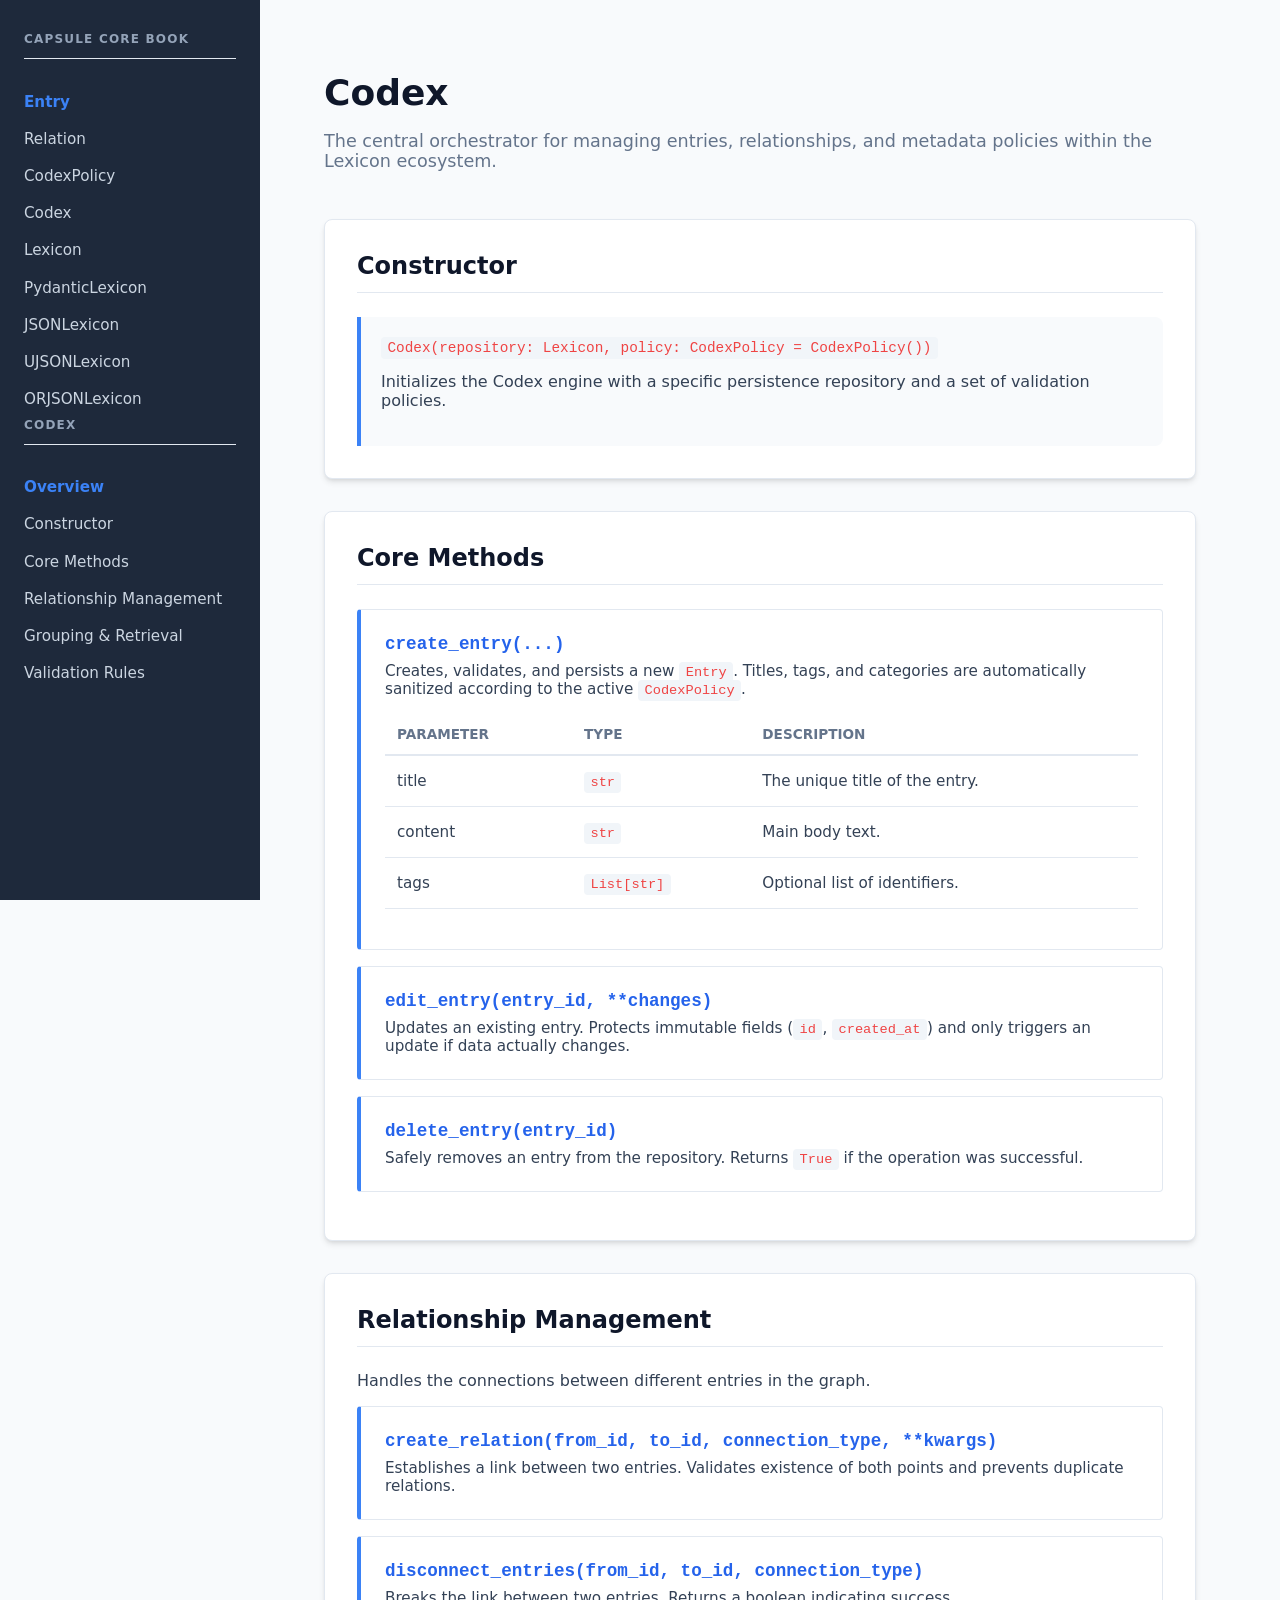
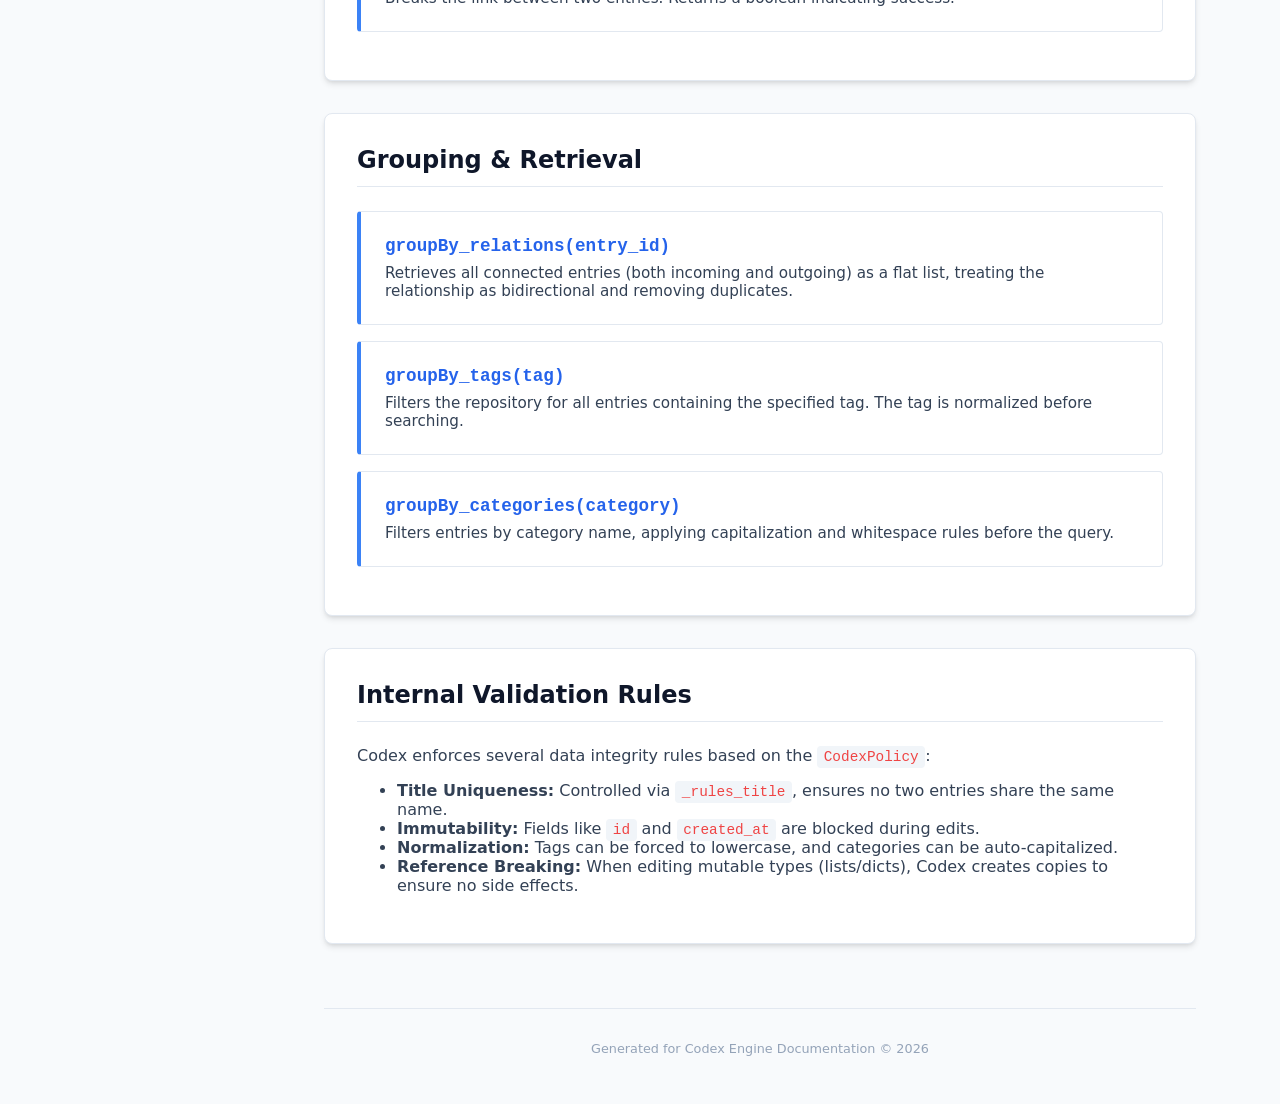
<file: docs/Codex.html>
<!DOCTYPE html>
<html lang="en">
<head>
    <meta charset="UTF-8">
    <meta name="viewport" content="width=device-width, initial-scale=1.0">
    <title>Codex API Documentation</title>
    <link rel="stylesheet" href="style.css">
    <style>
        /* Internal override for specific documentation needs */
        .params-table { margin-top: 1rem; margin-bottom: 1rem; }
        .tag-badge { 
            font-size: 0.7rem; 
            background: var(--code-bg); 
            color: var(--text-main); 
            padding: 2px 6px; 
            border-radius: 4px; 
            border: 1px solid var(--border);
        }
    </style>
</head>
<body>

    <aside class="sidebar">
        <h2>Capsule Core book</h2>
        <nav>
            <a href="Entry.html" class="active">Entry</a>
            <a href="Relation.html">Relation</a>
            <a href="CodexPolicy.html">CodexPolicy</a>
            <a href="Codex.html">Codex</a>
            <a href="Lexicon.html">Lexicon</a>
            <a href="PydanticLexicon.html">PydanticLexicon</a>
            <a href="JSONLexicon.html">JSONLexicon</a>
            <a href="UJSONLexicon.html">UJSONLexicon</a>
            <a href="ORJSONLexicon.html">ORJSONLexicon</a>
        </nav>
        <h2>
            Codex
        </h2>
        <nav>
            <a href="#overview" class="active">Overview</a>
            <a href="#constructor">Constructor</a>
            <a href="#core-methods">Core Methods</a>
            <a href="#relationships">Relationship Management</a>
            <a href="#grouping">Grouping & Retrieval</a>
            <a href="#internal-rules">Validation Rules</a>
        </nav>
    </aside>

    <main class="main-content">
        <header id="overview">
            <h1>Codex</h1>
            <p class="subtitle">The central orchestrator for managing entries, relationships, and metadata policies within the Lexicon ecosystem.</p>
        </header>

        <section id="constructor">
            <h2>Constructor</h2>
            <div class="method-box">
                <code>Codex(repository: Lexicon, policy: CodexPolicy = CodexPolicy())</code>
                <p style="margin-top: 1rem;">Initializes the Codex engine with a specific persistence repository and a set of validation policies.</p>
            </div>
        </section>

        <section id="core-methods">
            <h2>Core Methods</h2>

            <div class="method-card">
                <h3>create_entry(...)</h3>
                <p>Creates, validates, and persists a new <code>Entry</code>. Titles, tags, and categories are automatically sanitized according to the active <code>CodexPolicy</code>.</p>
                <table>
                    <thead>
                        <tr>
                            <th>Parameter</th>
                            <th>Type</th>
                            <th>Description</th>
                        </tr>
                    </thead>
                    <tbody>
                        <tr><td>title</td><td><code>str</code></td><td>The unique title of the entry.</td></tr>
                        <tr><td>content</td><td><code>str</code></td><td>Main body text.</td></tr>
                        <tr><td>tags</td><td><code>List[str]</code></td><td>Optional list of identifiers.</td></tr>
                    </tbody>
                </table>
            </div>

            <div class="method-card">
                <h3>edit_entry(entry_id, **changes)</h3>
                <p>Updates an existing entry. Protects immutable fields (<code>id</code>, <code>created_at</code>) and only triggers an update if data actually changes.</p>
            </div>

            <div class="method-card">
                <h3>delete_entry(entry_id)</h3>
                <p>Safely removes an entry from the repository. Returns <code>True</code> if the operation was successful.</p>
            </div>
        </section>

        <section id="relationships">
            <h2>Relationship Management</h2>
            <p>Handles the connections between different entries in the graph.</p>

            <div class="method-card">
                <h3>create_relation(from_id, to_id, connection_type, **kwargs)</h3>
                <p>Establishes a link between two entries. Validates existence of both points and prevents duplicate relations.</p>
            </div>

            <div class="method-card">
                <h3>disconnect_entries(from_id, to_id, connection_type)</h3>
                <p>Breaks the link between two entries. Returns a boolean indicating success.</p>
            </div>
        </section>

        <section id="grouping">
            <h2>Grouping & Retrieval</h2>

            <div class="method-card">
                <h3>groupBy_relations(entry_id)</h3>
                <p>Retrieves all connected entries (both incoming and outgoing) as a flat list, treating the relationship as bidirectional and removing duplicates.</p>
            </div>

            <div class="method-card">
                <h3>groupBy_tags(tag)</h3>
                <p>Filters the repository for all entries containing the specified tag. The tag is normalized before searching.</p>
            </div>

            <div class="method-card">
                <h3>groupBy_categories(category)</h3>
                <p>Filters entries by category name, applying capitalization and whitespace rules before the query.</p>
            </div>
        </section>

        <section id="internal-rules">
            <h2>Internal Validation Rules</h2>
            <p>Codex enforces several data integrity rules based on the <code>CodexPolicy</code>:</p>
            <ul>
                <li><strong>Title Uniqueness:</strong> Controlled via <code>_rules_title</code>, ensures no two entries share the same name.</li>
                <li><strong>Immutability:</strong> Fields like <code>id</code> and <code>created_at</code> are blocked during edits.</li>
                <li><strong>Normalization:</strong> Tags can be forced to lowercase, and categories can be auto-capitalized.</li>
                <li><strong>Reference Breaking:</strong> When editing mutable types (lists/dicts), Codex creates copies to ensure no side effects.</li>
            </ul>
        </section>

        <footer style="margin-top: 4rem; color: #94a3b8; font-size: 0.8rem; text-align: center; border-top: 1px solid var(--border); padding-top: 2rem;">
            Generated for Codex Engine Documentation &copy; 2026
        </footer>
    </main>

</body>
</html>
</file>
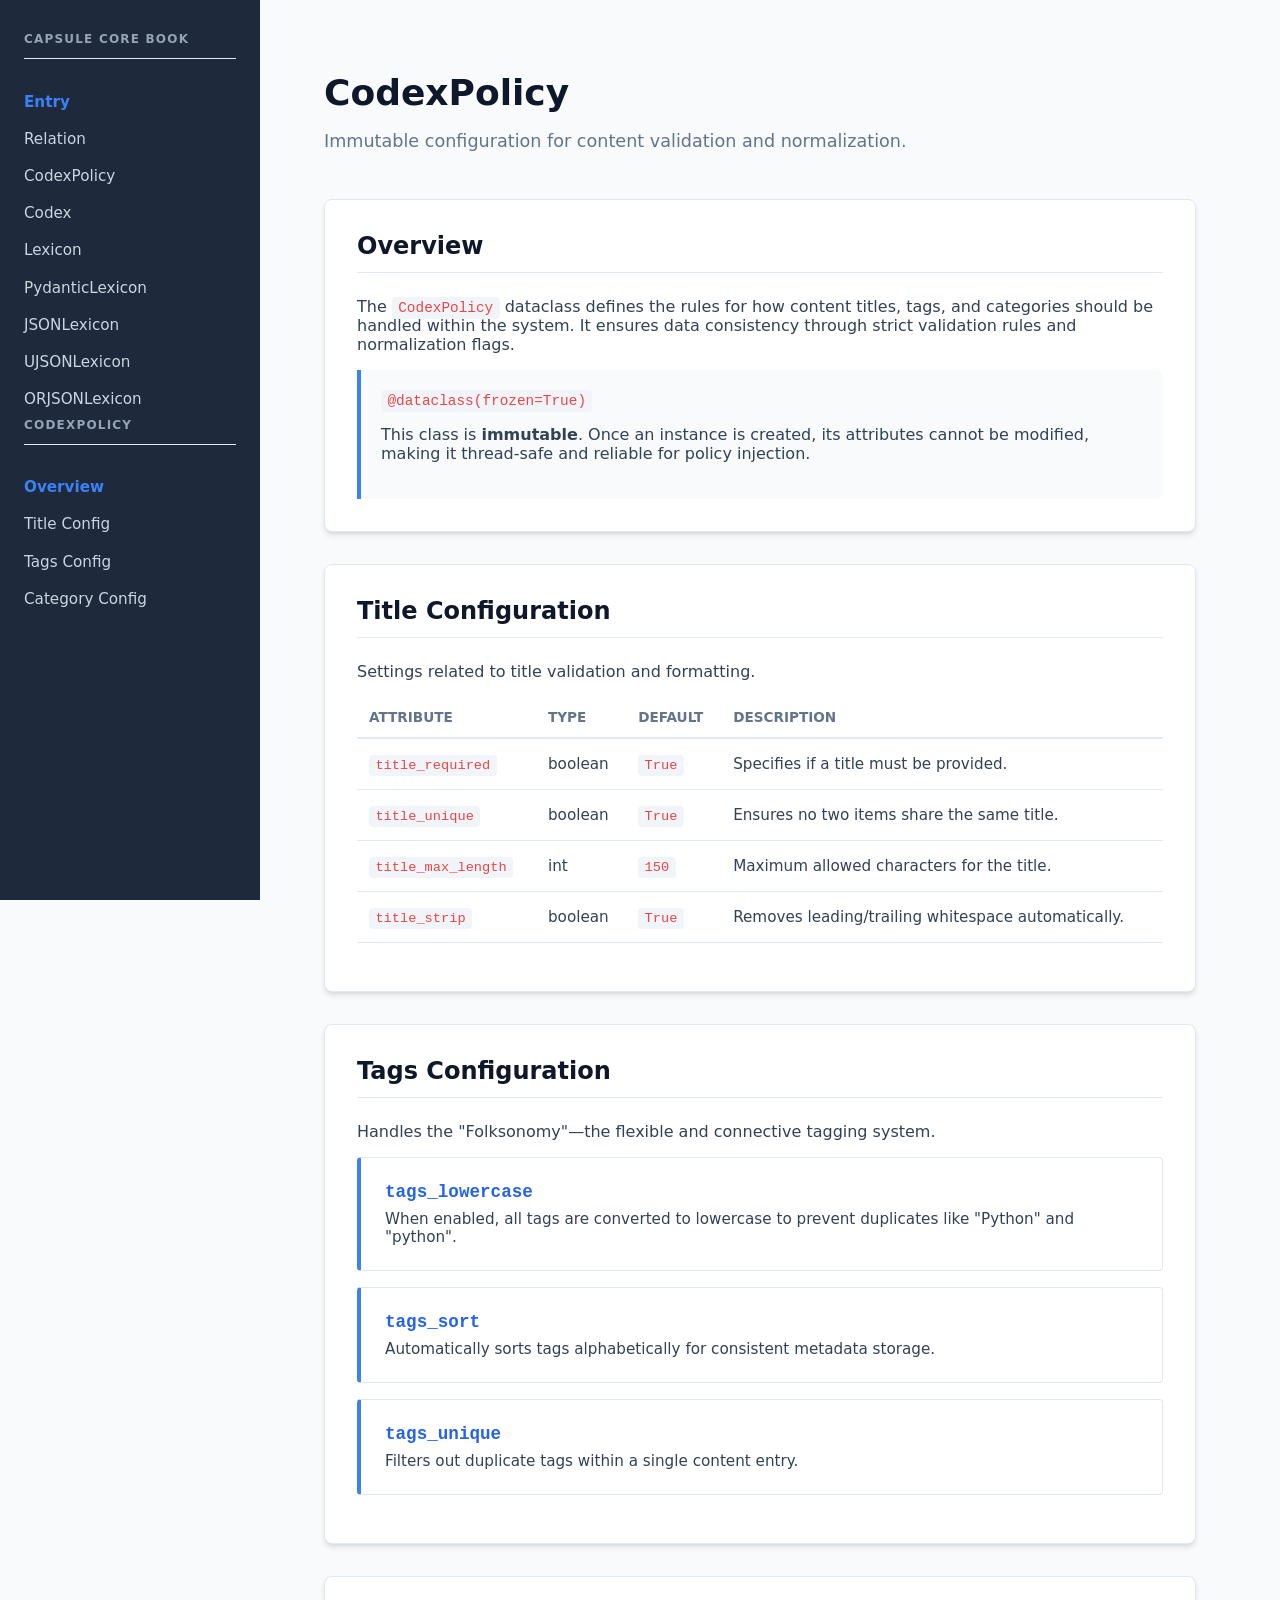
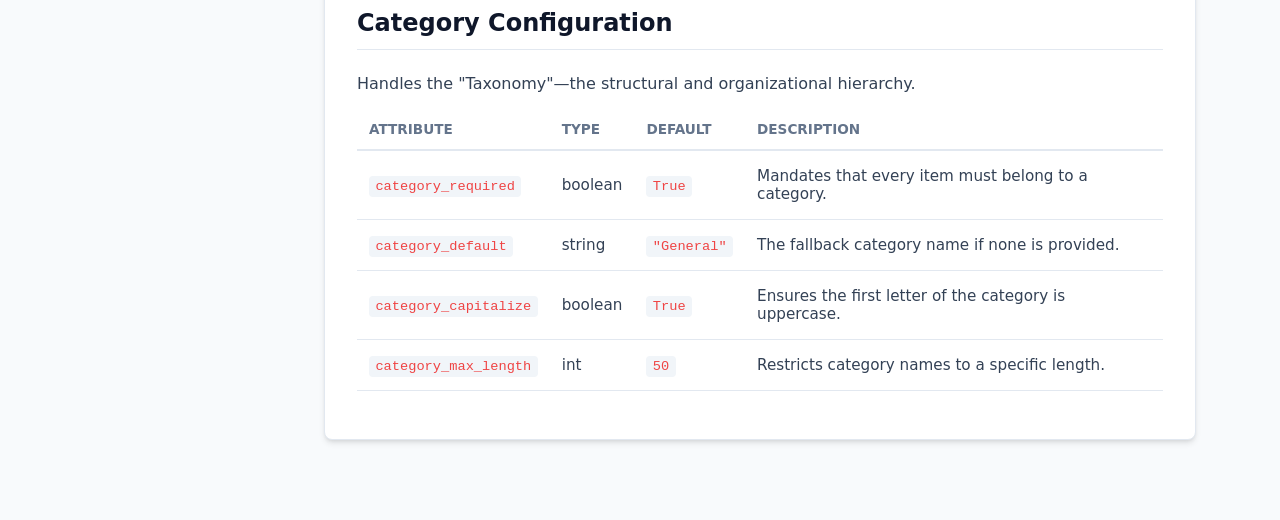
<file: docs/CodexPolicy.html>
<!DOCTYPE html>
<html lang="en">
<head>
    <meta charset="UTF-8">
    <meta name="viewport" content="width=device-width, initial-scale=1.0">
    <title>CodexPolicy Documentation</title>
    <link rel="stylesheet" href="style.css">
</head>
<body>

    <aside class="sidebar">
        <h2>Capsule Core book</h2>
        <nav>
            <a href="Entry.html" class="active">Entry</a>
            <a href="Relation.html">Relation</a>
            <a href="CodexPolicy.html">CodexPolicy</a>
            <a href="Codex.html">Codex</a>
            <a href="Lexicon.html">Lexicon</a>
            <a href="PydanticLexicon.html">PydanticLexicon</a>
            <a href="JSONLexicon.html">JSONLexicon</a>
            <a href="UJSONLexicon.html">UJSONLexicon</a>
            <a href="ORJSONLexicon.html">ORJSONLexicon</a>
        </nav>
        <h2>CodexPolicy</h2>
        <nav>
            <a href="#overview" class="active">Overview</a>
            <a href="#title-config">Title Config</a>
            <a href="#tags-config">Tags Config</a>
            <a href="#category-config">Category Config</a>
        </nav>
    </aside>

    <main class="main-content">
        <header>
            <h1>CodexPolicy</h1>
            <p class="subtitle">Immutable configuration for content validation and normalization.</p>
        </header>

        <section id="overview">
            <h2>Overview</h2>
            <p>The <code>CodexPolicy</code> dataclass defines the rules for how content titles, tags, and categories should be handled within the system. It ensures data consistency through strict validation rules and normalization flags.</p>
            <div class="method-box">
                <code>@dataclass(frozen=True)</code>
                <p>This class is <strong>immutable</strong>. Once an instance is created, its attributes cannot be modified, making it thread-safe and reliable for policy injection.</p>
            </div>
        </section>

        <section id="title-config">
            <h2>Title Configuration</h2>
            <p>Settings related to title validation and formatting.</p>
            
            <table>
                <thead>
                    <tr>
                        <th>Attribute</th>
                        <th>Type</th>
                        <th>Default</th>
                        <th>Description</th>
                    </tr>
                </thead>
                <tbody>
                    <tr>
                        <td><code>title_required</code></td>
                        <td>boolean</td>
                        <td><code>True</code></td>
                        <td>Specifies if a title must be provided.</td>
                    </tr>
                    <tr>
                        <td><code>title_unique</code></td>
                        <td>boolean</td>
                        <td><code>True</code></td>
                        <td>Ensures no two items share the same title.</td>
                    </tr>
                    <tr>
                        <td><code>title_max_length</code></td>
                        <td>int</td>
                        <td><code>150</code></td>
                        <td>Maximum allowed characters for the title.</td>
                    </tr>
                    <tr>
                        <td><code>title_strip</code></td>
                        <td>boolean</td>
                        <td><code>True</code></td>
                        <td>Removes leading/trailing whitespace automatically.</td>
                    </tr>
                </tbody>
            </table>
        </section>

        <section id="tags-config">
            <h2>Tags Configuration</h2>
            <p>Handles the "Folksonomy"—the flexible and connective tagging system.</p>

            <div class="method-card">
                <h3>tags_lowercase</h3>
                <p>When enabled, all tags are converted to lowercase to prevent duplicates like "Python" and "python".</p>
            </div>

            <div class="method-card">
                <h3>tags_sort</h3>
                <p>Automatically sorts tags alphabetically for consistent metadata storage.</p>
            </div>

            <div class="method-card">
                <h3>tags_unique</h3>
                <p>Filters out duplicate tags within a single content entry.</p>
            </div>
        </section>

        <section id="category-config">
            <h2>Category Configuration</h2>
            <p>Handles the "Taxonomy"—the structural and organizational hierarchy.</p>

            <table>
                <thead>
                    <tr>
                        <th>Attribute</th>
                        <th>Type</th>
                        <th>Default</th>
                        <th>Description</th>
                    </tr>
                </thead>
                <tbody>
                    <tr>
                        <td><code>category_required</code></td>
                        <td>boolean</td>
                        <td><code>True</code></td>
                        <td>Mandates that every item must belong to a category.</td>
                    </tr>
                    <tr>
                        <td><code>category_default</code></td>
                        <td>string</td>
                        <td><code>"General"</code></td>
                        <td>The fallback category name if none is provided.</td>
                    </tr>
                    <tr>
                        <td><code>category_capitalize</code></td>
                        <td>boolean</td>
                        <td><code>True</code></td>
                        <td>Ensures the first letter of the category is uppercase.</td>
                    </tr>
                    <tr>
                        <td><code>category_max_length</code></td>
                        <td>int</td>
                        <td><code>50</code></td>
                        <td>Restricts category names to a specific length.</td>
                    </tr>
                </tbody>
            </table>
        </section>

    </main>
</body>
</html>
</file>
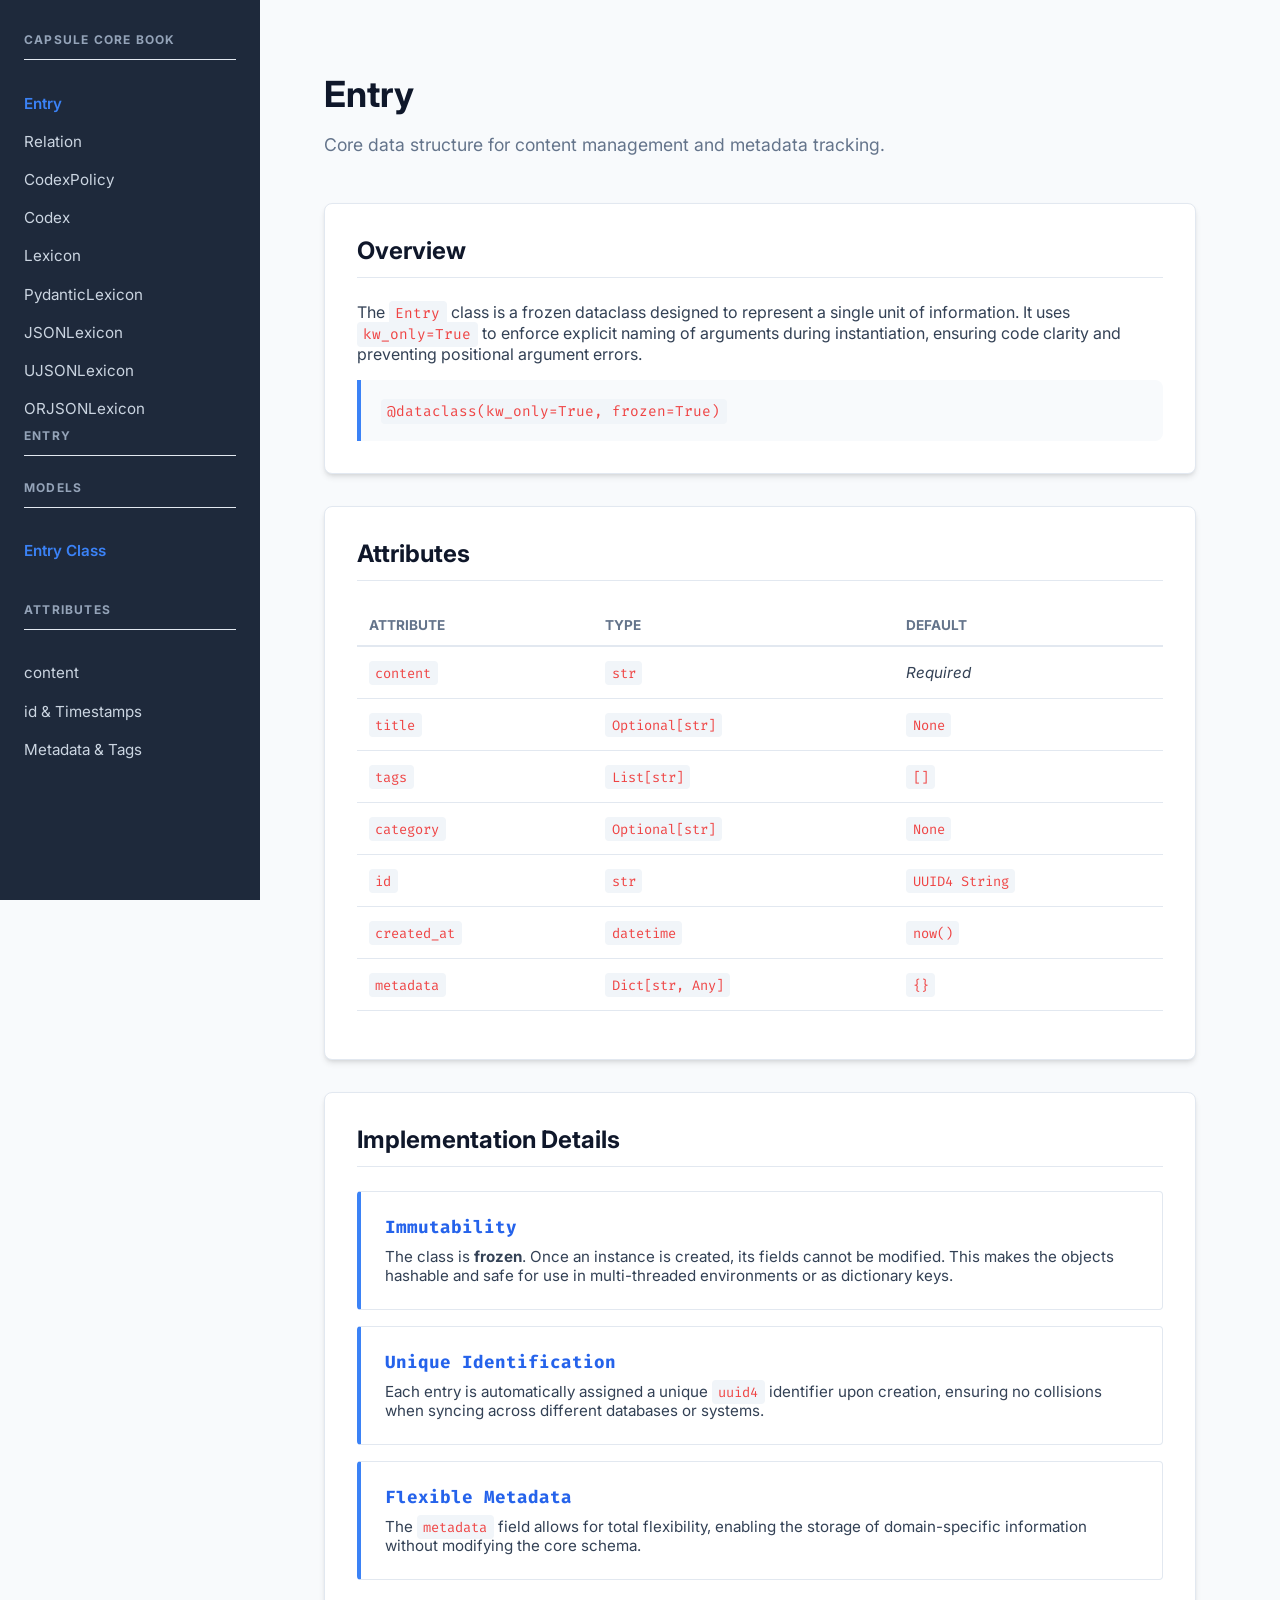
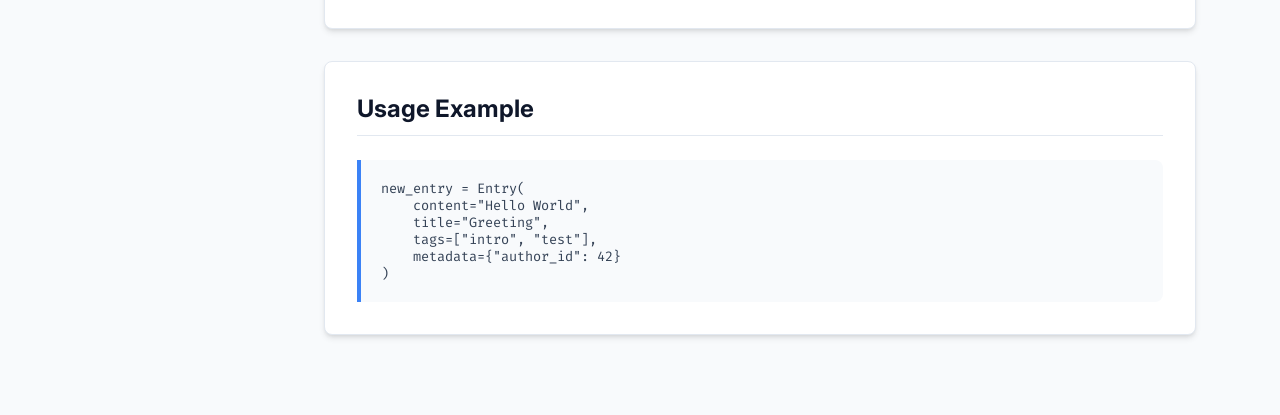
<file: docs/Entry.html>
<!DOCTYPE html>
<html lang="en">
<head>
    <meta charset="UTF-8">
    <meta name="viewport" content="width=device-width, initial-scale=1.0">
    <title>Entry Model Documentation</title>
    <link rel="stylesheet" href="style.css">
    <link rel="preconnect" href="https://fonts.googleapis.com">
    <link rel="preconnect" href="https://fonts.gstatic.com" crossorigin>
    <link href="https://fonts.googleapis.com/css2?family=Fira+Code:wght@400;500&family=Inter:wght@400;600;700&display=swap" rel="stylesheet">
</head>
<body>

    <aside class="sidebar">
        <h2>Capsule Core book</h2>
        <nav>
            <a href="Entry.html" class="active">Entry</a>
            <a href="Relation.html">Relation</a>
            <a href="CodexPolicy.html">CodexPolicy</a>
            <a href="Codex.html">Codex</a>
            <a href="Lexicon.html">Lexicon</a>
            <a href="PydanticLexicon.html">PydanticLexicon</a>
            <a href="JSONLexicon.html">JSONLexicon</a>
            <a href="UJSONLexicon.html">UJSONLexicon</a>
            <a href="ORJSONLexicon.html">ORJSONLexicon</a>
        </nav>
        <h2>Entry</h2>
        <h2>Models</h2>
        <nav>
            <a href="#entry-class" class="active">Entry Class</a>
        </nav>
        
        <h2 style="margin-top: 2rem;">Attributes</h2>
        <nav>
            <a href="#attr-content">content</a>
            <a href="#attr-identity">id & Timestamps</a>
            <a href="#attr-meta">Metadata & Tags</a>
        </nav>
    </aside>

    <main class="main-content">
        <header id="repository">
            <h1>Entry</h1>
            <p class="subtitle">Core data structure for content management and metadata tracking.</p>
        </header>

        <section id="entry-class">
            <h2>Overview</h2>
            <p>The <code>Entry</code> class is a frozen dataclass designed to represent a single unit of information. It uses <code>kw_only=True</code> to enforce explicit naming of arguments during instantiation, ensuring code clarity and preventing positional argument errors.</p>
            
            <div class="method-box">
                <code>@dataclass(kw_only=True, frozen=True)</code>
            </div>
        </section>

        <section>
            <h2>Attributes</h2>
            <table>
                <thead>
                    <tr>
                        <th>Attribute</th>
                        <th>Type</th>
                        <th>Default</th>
                    </tr>
                </thead>
                <tbody>
                    <tr id="attr-content">
                        <td><code>content</code></td>
                        <td><code>str</code></td>
                        <td><em>Required</em></td>
                    </tr>
                    <tr>
                        <td><code>title</code></td>
                        <td><code>Optional[str]</code></td>
                        <td><code>None</code></td>
                    </tr>
                    <tr>
                        <td><code>tags</code></td>
                        <td><code>List[str]</code></td>
                        <td><code>[]</code></td>
                    </tr>
                    <tr>
                        <td><code>category</code></td>
                        <td><code>Optional[str]</code></td>
                        <td><code>None</code></td>
                    </tr>
                    <tr id="attr-identity">
                        <td><code>id</code></td>
                        <td><code>str</code></td>
                        <td><code>UUID4 String</code></td>
                    </tr>
                    <tr>
                        <td><code>created_at</code></td>
                        <td><code>datetime</code></td>
                        <td><code>now()</code></td>
                    </tr>
                    <tr id="attr-meta">
                        <td><code>metadata</code></td>
                        <td><code>Dict[str, Any]</code></td>
                        <td><code>{}</code></td>
                    </tr>
                </tbody>
            </table>
        </section>

        <section>
            <h2>Implementation Details</h2>
            
            <div class="method-card">
                <h3>Immutability</h3>
                <p>The class is <strong>frozen</strong>. Once an instance is created, its fields cannot be modified. This makes the objects hashable and safe for use in multi-threaded environments or as dictionary keys.</p>
            </div>

            <div class="method-card">
                <h3>Unique Identification</h3>
                <p>Each entry is automatically assigned a unique <code>uuid4</code> identifier upon creation, ensuring no collisions when syncing across different databases or systems.</p>
            </div>

            <div class="method-card">
                <h3>Flexible Metadata</h3>
                <p>The <code>metadata</code> field allows for total flexibility, enabling the storage of domain-specific information without modifying the core schema.</p>
            </div>
        </section>

        <section>
            <h2>Usage Example</h2>
            <div class="method-box">
                <pre style="margin: 0; color: var(--text-main); font-family: 'Fira Code', monospace; font-size: 0.85rem;">
new_entry = Entry(
    content="Hello World",
    title="Greeting",
    tags=["intro", "test"],
    metadata={"author_id": 42}
)</pre>
            </div>
        </section>
    </main>

</body>
</html>
</file>
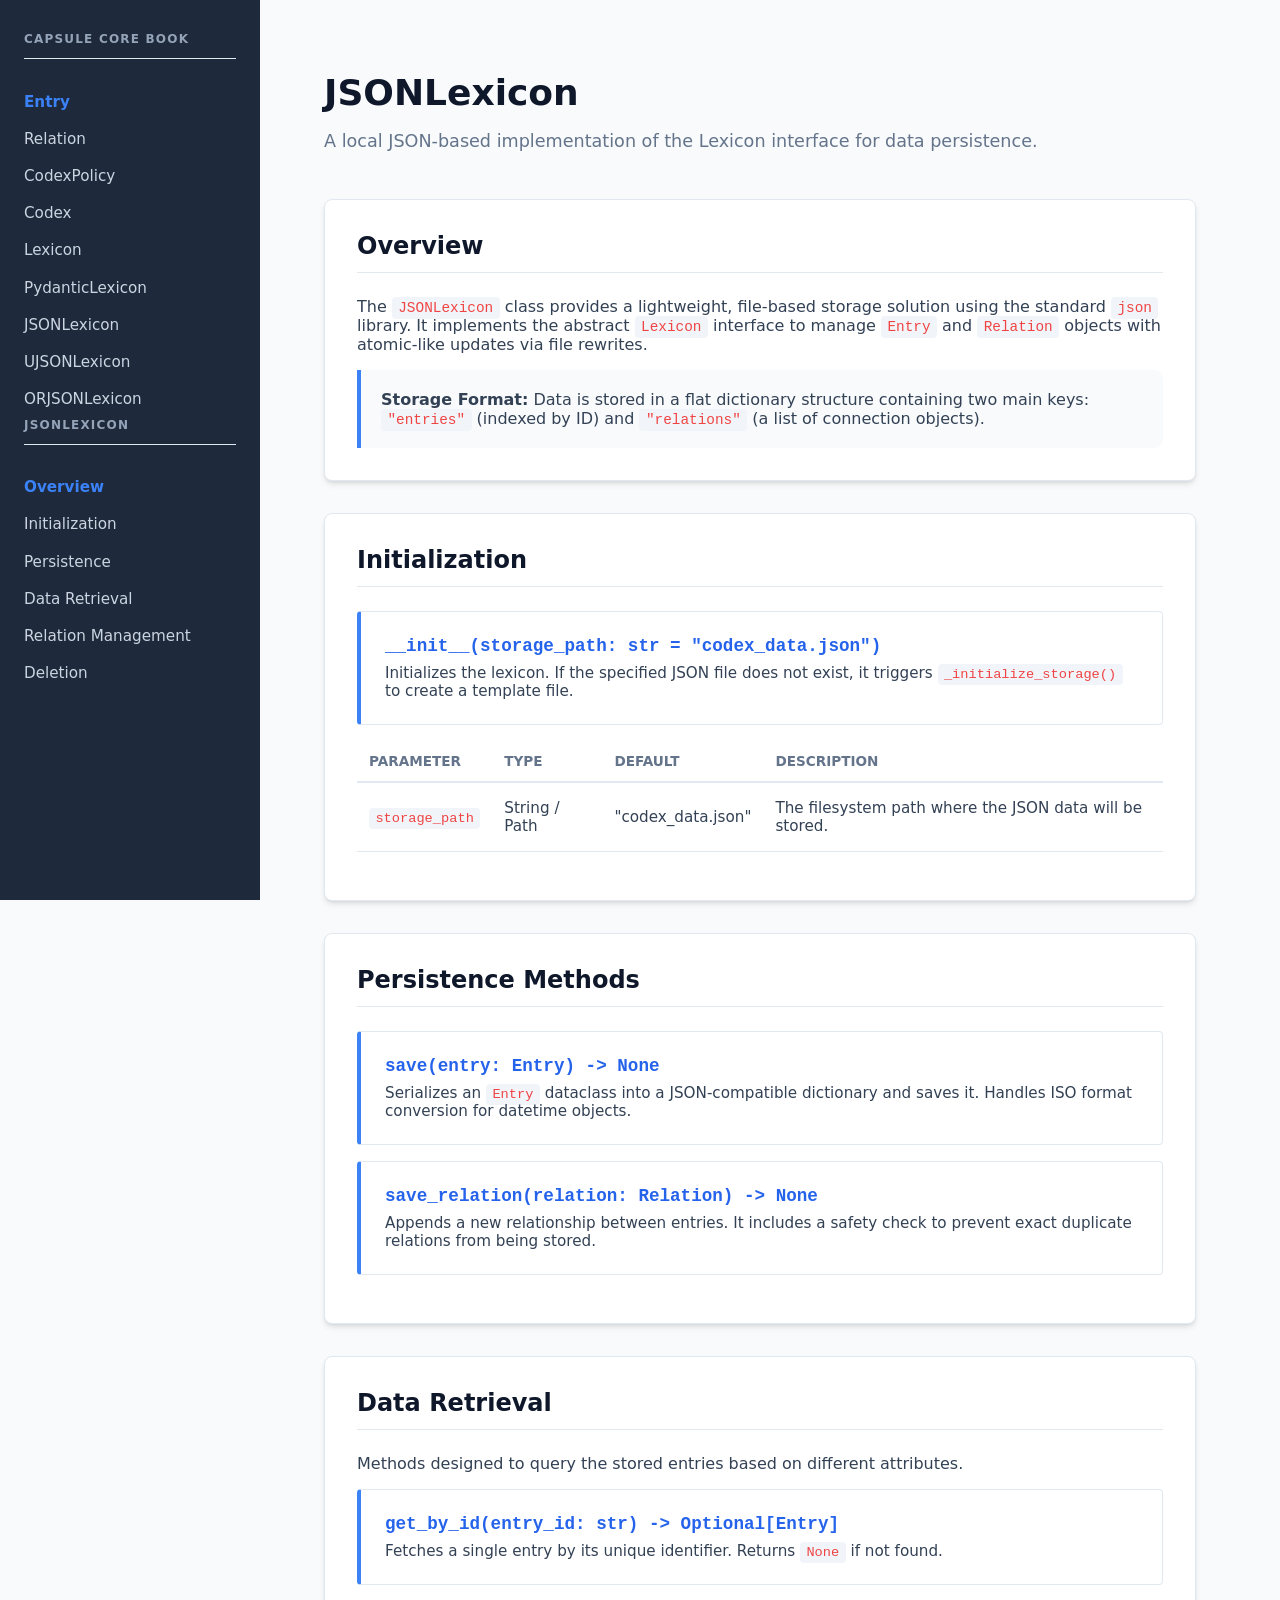
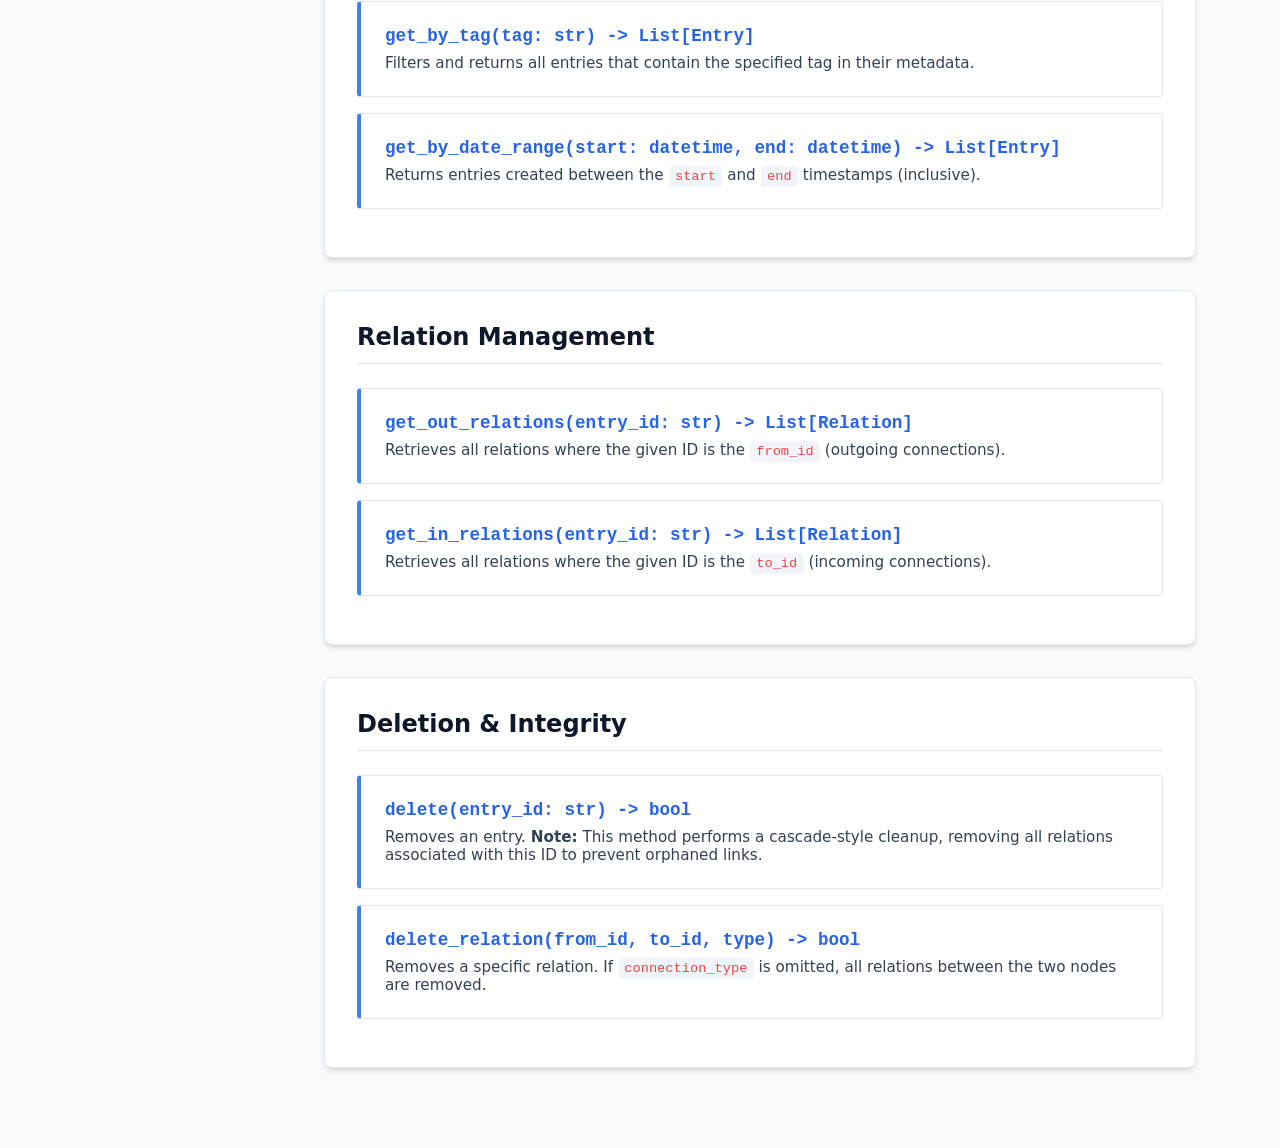
<file: docs/JSONLexicon.html>
<!DOCTYPE html>
<html lang="en">
<head>
    <meta charset="UTF-8">
    <meta name="viewport" content="width=device-width, initial-scale=1.0">
    <title>JSONLexicon Documentation</title>
    <link rel="stylesheet" href="style.css">
</head>
<body>

    <aside class="sidebar">
        <h2>Capsule Core book</h2>
        <nav>
            <a href="Entry.html" class="active">Entry</a>
            <a href="Relation.html">Relation</a>
            <a href="CodexPolicy.html">CodexPolicy</a>
            <a href="Codex.html">Codex</a>
            <a href="Lexicon.html">Lexicon</a>
            <a href="PydanticLexicon.html">PydanticLexicon</a>
            <a href="JSONLexicon.html">JSONLexicon</a>
            <a href="UJSONLexicon.html">UJSONLexicon</a>
            <a href="ORJSONLexicon.html">ORJSONLexicon</a>
        </nav>
        <h2>JSONLexicon</h2>
        <nav>
            <a href="#overview" class="active">Overview</a>
            <a href="#initialization">Initialization</a>
            <a href="#persistence">Persistence</a>
            <a href="#retrieval">Data Retrieval</a>
            <a href="#relations">Relation Management</a>
            <a href="#cleanup">Deletion</a>
        </nav>
    </aside>

    <main class="main-content">
        <header id="repository">
            <h1>JSONLexicon</h1>
            <p class="subtitle">A local JSON-based implementation of the Lexicon interface for data persistence.</p>
        </header>

        <section id="overview">
            <h2>Overview</h2>
            <p>The <code>JSONLexicon</code> class provides a lightweight, file-based storage solution using the standard <code>json</code> library. It implements the abstract <code>Lexicon</code> interface to manage <code>Entry</code> and <code>Relation</code> objects with atomic-like updates via file rewrites.</p>
            
            <div class="method-box">
                <strong>Storage Format:</strong> Data is stored in a flat dictionary structure containing two main keys: <code>"entries"</code> (indexed by ID) and <code>"relations"</code> (a list of connection objects).
            </div>
        </section>

        <section id="initialization">
            <h2>Initialization</h2>
            <div class="method-card">
                <h3>__init__(storage_path: str = "codex_data.json")</h3>
                <p>Initializes the lexicon. If the specified JSON file does not exist, it triggers <code>_initialize_storage()</code> to create a template file.</p>
            </div>
            <table>
                <thead>
                    <tr>
                        <th>Parameter</th>
                        <th>Type</th>
                        <th>Default</th>
                        <th>Description</th>
                    </tr>
                </thead>
                <tbody>
                    <tr>
                        <td><code>storage_path</code></td>
                        <td>String / Path</td>
                        <td>"codex_data.json"</td>
                        <td>The filesystem path where the JSON data will be stored.</td>
                    </tr>
                </tbody>
            </table>
        </section>

        <section id="persistence">
            <h2>Persistence Methods</h2>
            <div class="method-card">
                <h3>save(entry: Entry) -> None</h3>
                <p>Serializes an <code>Entry</code> dataclass into a JSON-compatible dictionary and saves it. Handles ISO format conversion for datetime objects.</p>
            </div>
            <div class="method-card">
                <h3>save_relation(relation: Relation) -> None</h3>
                <p>Appends a new relationship between entries. It includes a safety check to prevent exact duplicate relations from being stored.</p>
            </div>
        </section>

        <section id="retrieval">
            <h2>Data Retrieval</h2>
            <p>Methods designed to query the stored entries based on different attributes.</p>
            
            <div class="method-card">
                <h3>get_by_id(entry_id: str) -> Optional[Entry]</h3>
                <p>Fetches a single entry by its unique identifier. Returns <code>None</code> if not found.</p>
            </div>

            <div class="method-card">
                <h3>get_by_tag(tag: str) -> List[Entry]</h3>
                <p>Filters and returns all entries that contain the specified tag in their metadata.</p>
            </div>

            <div class="method-card">
                <h3>get_by_date_range(start: datetime, end: datetime) -> List[Entry]</h3>
                <p>Returns entries created between the <code>start</code> and <code>end</code> timestamps (inclusive).</p>
            </div>
        </section>

        <section id="relations">
            <h2>Relation Management</h2>
            <div class="method-card">
                <h3>get_out_relations(entry_id: str) -> List[Relation]</h3>
                <p>Retrieves all relations where the given ID is the <code>from_id</code> (outgoing connections).</p>
            </div>
            <div class="method-card">
                <h3>get_in_relations(entry_id: str) -> List[Relation]</h3>
                <p>Retrieves all relations where the given ID is the <code>to_id</code> (incoming connections).</p>
            </div>
        </section>

        <section id="cleanup">
            <h2>Deletion & Integrity</h2>
            <div class="method-card">
                <h3>delete(entry_id: str) -> bool</h3>
                <p>Removes an entry. <strong>Note:</strong> This method performs a cascade-style cleanup, removing all relations associated with this ID to prevent orphaned links.</p>
            </div>
            <div class="method-card">
                <h3>delete_relation(from_id, to_id, type) -> bool</h3>
                <p>Removes a specific relation. If <code>connection_type</code> is omitted, all relations between the two nodes are removed.</p>
            </div>
        </section>

    </main>
</body>
</html>
</file>
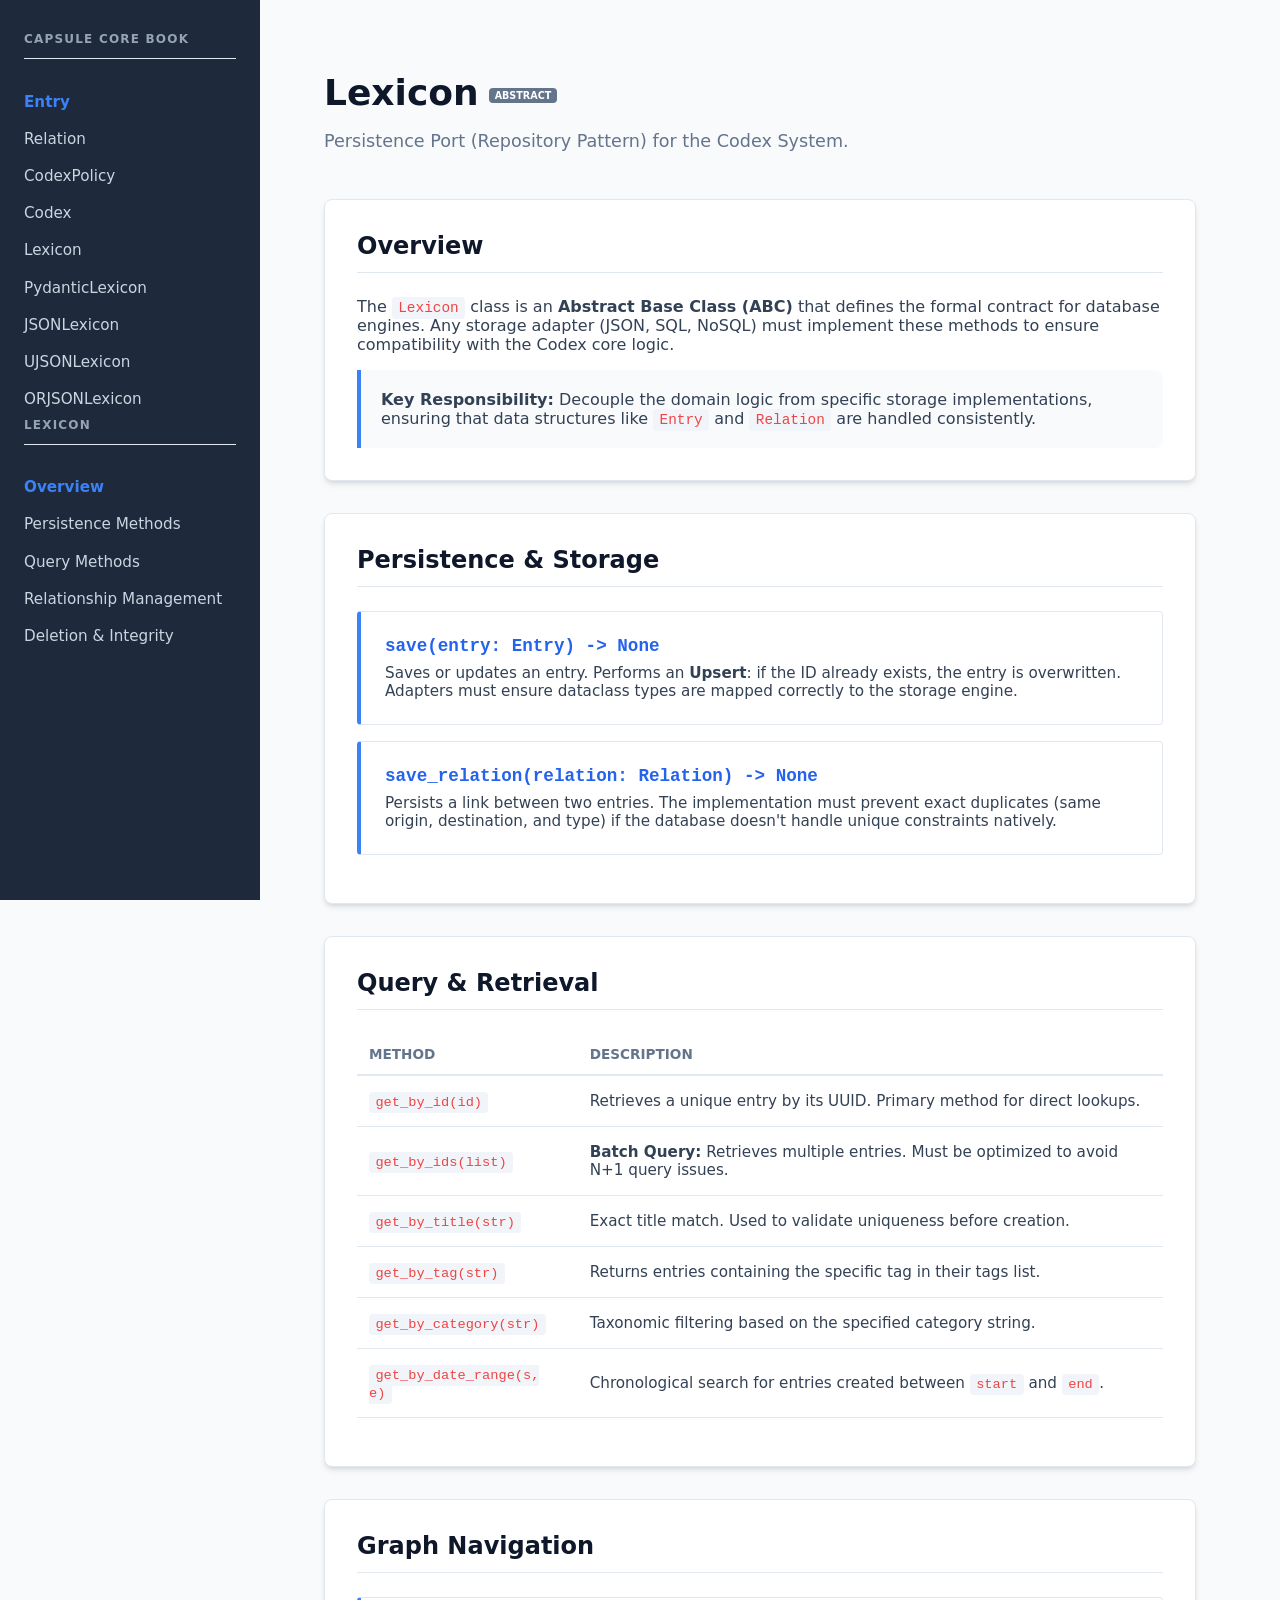
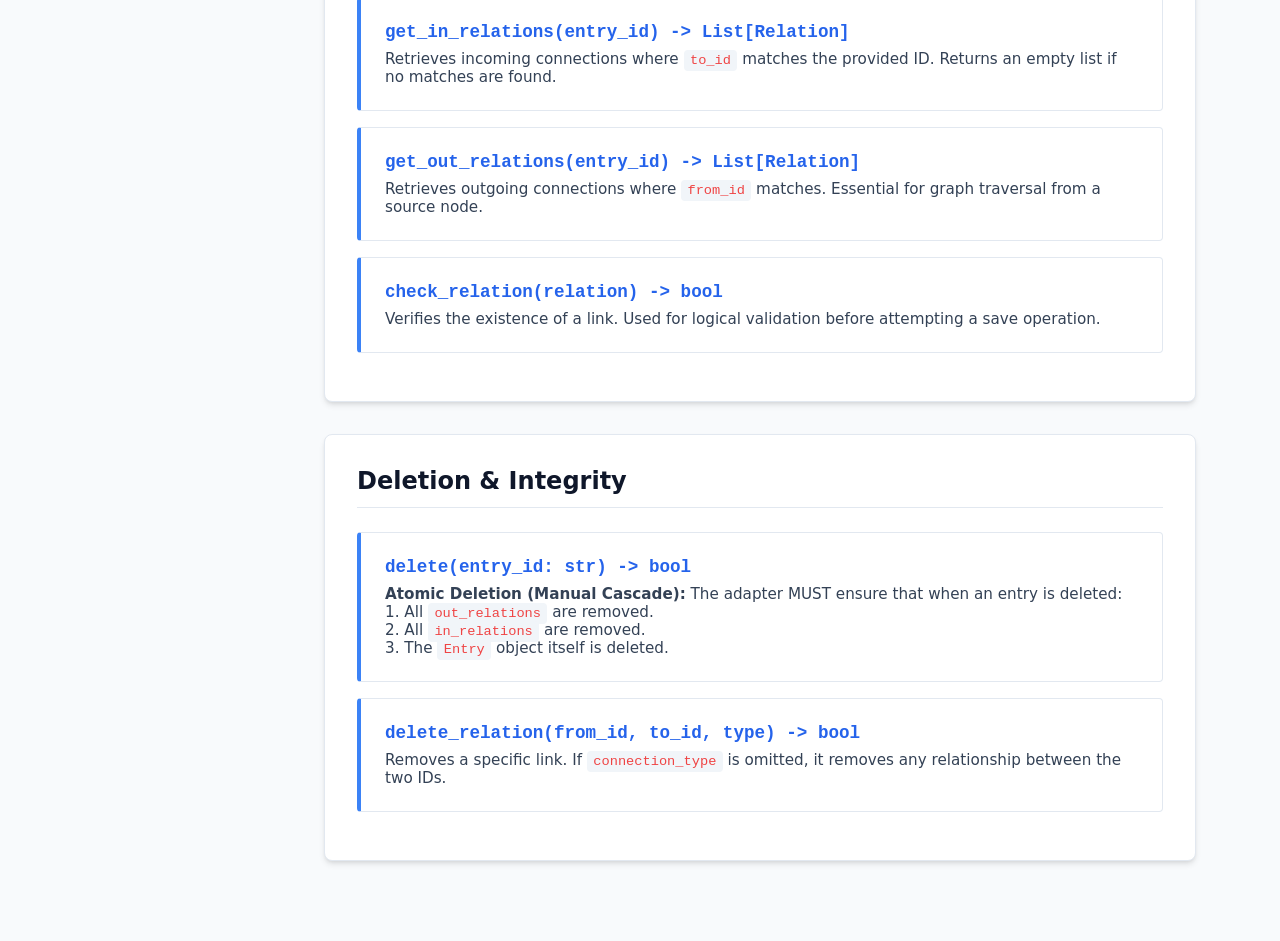
<file: docs/Lexicon.html>
<!DOCTYPE html>
<html lang="en">
<head>
    <meta charset="UTF-8">
    <meta name="viewport" content="width=device-width, initial-scale=1.0">
    <title>Lexicon Interface Documentation</title>
    <link rel="stylesheet" href="style.css">
</head>
<body id="repository">

    <aside class="sidebar">
        <h2>Capsule Core book</h2>
        <nav>
            <a href="Entry.html" class="active">Entry</a>
            <a href="Relation.html">Relation</a>
            <a href="CodexPolicy.html">CodexPolicy</a>
            <a href="Codex.html">Codex</a>
            <a href="Lexicon.html">Lexicon</a>
            <a href="PydanticLexicon.html">PydanticLexicon</a>
            <a href="JSONLexicon.html">JSONLexicon</a>
            <a href="UJSONLexicon.html">UJSONLexicon</a>
            <a href="ORJSONLexicon.html">ORJSONLexicon</a>
        </nav>
        <h2>Lexicon</h2>
        <nav>
            <a href="#overview" class="active">Overview</a>
            <a href="#persistence">Persistence Methods</a>
            <a href="#query">Query Methods</a>
            <a href="#relationship">Relationship Management</a>
            <a href="#deletion">Deletion & Integrity</a>
        </nav>
    </aside>

    <main class="main-content">
        <header>
            <h1>Lexicon</h1>
            <p class="subtitle">Persistence Port (Repository Pattern) for the Codex System.</p>
        </header>

        <section id="overview">
            <h2>Overview</h2>
            <p>
                The <code>Lexicon</code> class is an <strong>Abstract Base Class (ABC)</strong> that defines the formal contract for 
                database engines. Any storage adapter (JSON, SQL, NoSQL) must implement these methods to ensure 
                compatibility with the Codex core logic.
            </p>
            <div class="method-box">
                <strong>Key Responsibility:</strong> Decouple the domain logic from specific storage implementations, 
                ensuring that data structures like <code>Entry</code> and <code>Relation</code> are handled consistently.
            </div>
        </section>

        <section id="persistence">
            <h2>Persistence & Storage</h2>
            
            <div class="method-card">
                <h3>save(entry: Entry) -> None</h3>
                <p>Saves or updates an entry. Performs an <strong>Upsert</strong>: if the ID already exists, the entry is overwritten. 
                Adapters must ensure dataclass types are mapped correctly to the storage engine.</p>
            </div>

            <div class="method-card">
                <h3>save_relation(relation: Relation) -> None</h3>
                <p>Persists a link between two entries. The implementation must prevent exact duplicates (same origin, destination, and type) 
                if the database doesn't handle unique constraints natively.</p>
            </div>
        </section>

        <section id="query">
            <h2>Query & Retrieval</h2>
            <table>
                <thead>
                    <tr>
                        <th>Method</th>
                        <th>Description</th>
                    </tr>
                </thead>
                <tbody>
                    <tr>
                        <td><code>get_by_id(id)</code></td>
                        <td>Retrieves a unique entry by its UUID. Primary method for direct lookups.</td>
                    </tr>
                    <tr>
                        <td><code>get_by_ids(list)</code></td>
                        <td><strong>Batch Query:</strong> Retrieves multiple entries. Must be optimized to avoid N+1 query issues.</td>
                    </tr>
                    <tr>
                        <td><code>get_by_title(str)</code></td>
                        <td>Exact title match. Used to validate uniqueness before creation.</td>
                    </tr>
                    <tr>
                        <td><code>get_by_tag(str)</code></td>
                        <td>Returns entries containing the specific tag in their tags list.</td>
                    </tr>
                    <tr>
                        <td><code>get_by_category(str)</code></td>
                        <td>Taxonomic filtering based on the specified category string.</td>
                    </tr>
                    <tr>
                        <td><code>get_by_date_range(s, e)</code></td>
                        <td>Chronological search for entries created between <code>start</code> and <code>end</code>.</td>
                    </tr>
                </tbody>
            </table>
        </section>

        <section id="relationship">
            <h2>Graph Navigation</h2>
            
            <div class="method-card">
                <h3>get_in_relations(entry_id) -> List[Relation]</h3>
                <p>Retrieves incoming connections where <code>to_id</code> matches the provided ID. Returns an empty list if no matches are found.</p>
            </div>

            <div class="method-card">
                <h3>get_out_relations(entry_id) -> List[Relation]</h3>
                <p>Retrieves outgoing connections where <code>from_id</code> matches. Essential for graph traversal from a source node.</p>
            </div>

            <div class="method-card">
                <h3>check_relation(relation) -> bool</h3>
                <p>Verifies the existence of a link. Used for logical validation before attempting a save operation.</p>
            </div>
        </section>

        <section id="deletion">
            <h2>Deletion & Integrity</h2>

            <div class="method-card">
                <h3>delete(entry_id: str) -> bool</h3>
                <p><strong>Atomic Deletion (Manual Cascade):</strong> The adapter MUST ensure that when an entry is deleted:
                <br>1. All <code>out_relations</code> are removed.
                <br>2. All <code>in_relations</code> are removed.
                <br>3. The <code>Entry</code> object itself is deleted.</p>
            </div>

            <div class="method-card">
                <h3>delete_relation(from_id, to_id, type) -> bool</h3>
                <p>Removes a specific link. If <code>connection_type</code> is omitted, it removes any relationship between the two IDs.</p>
            </div>
        </section>

    </main>
</body>
</html>
</file>
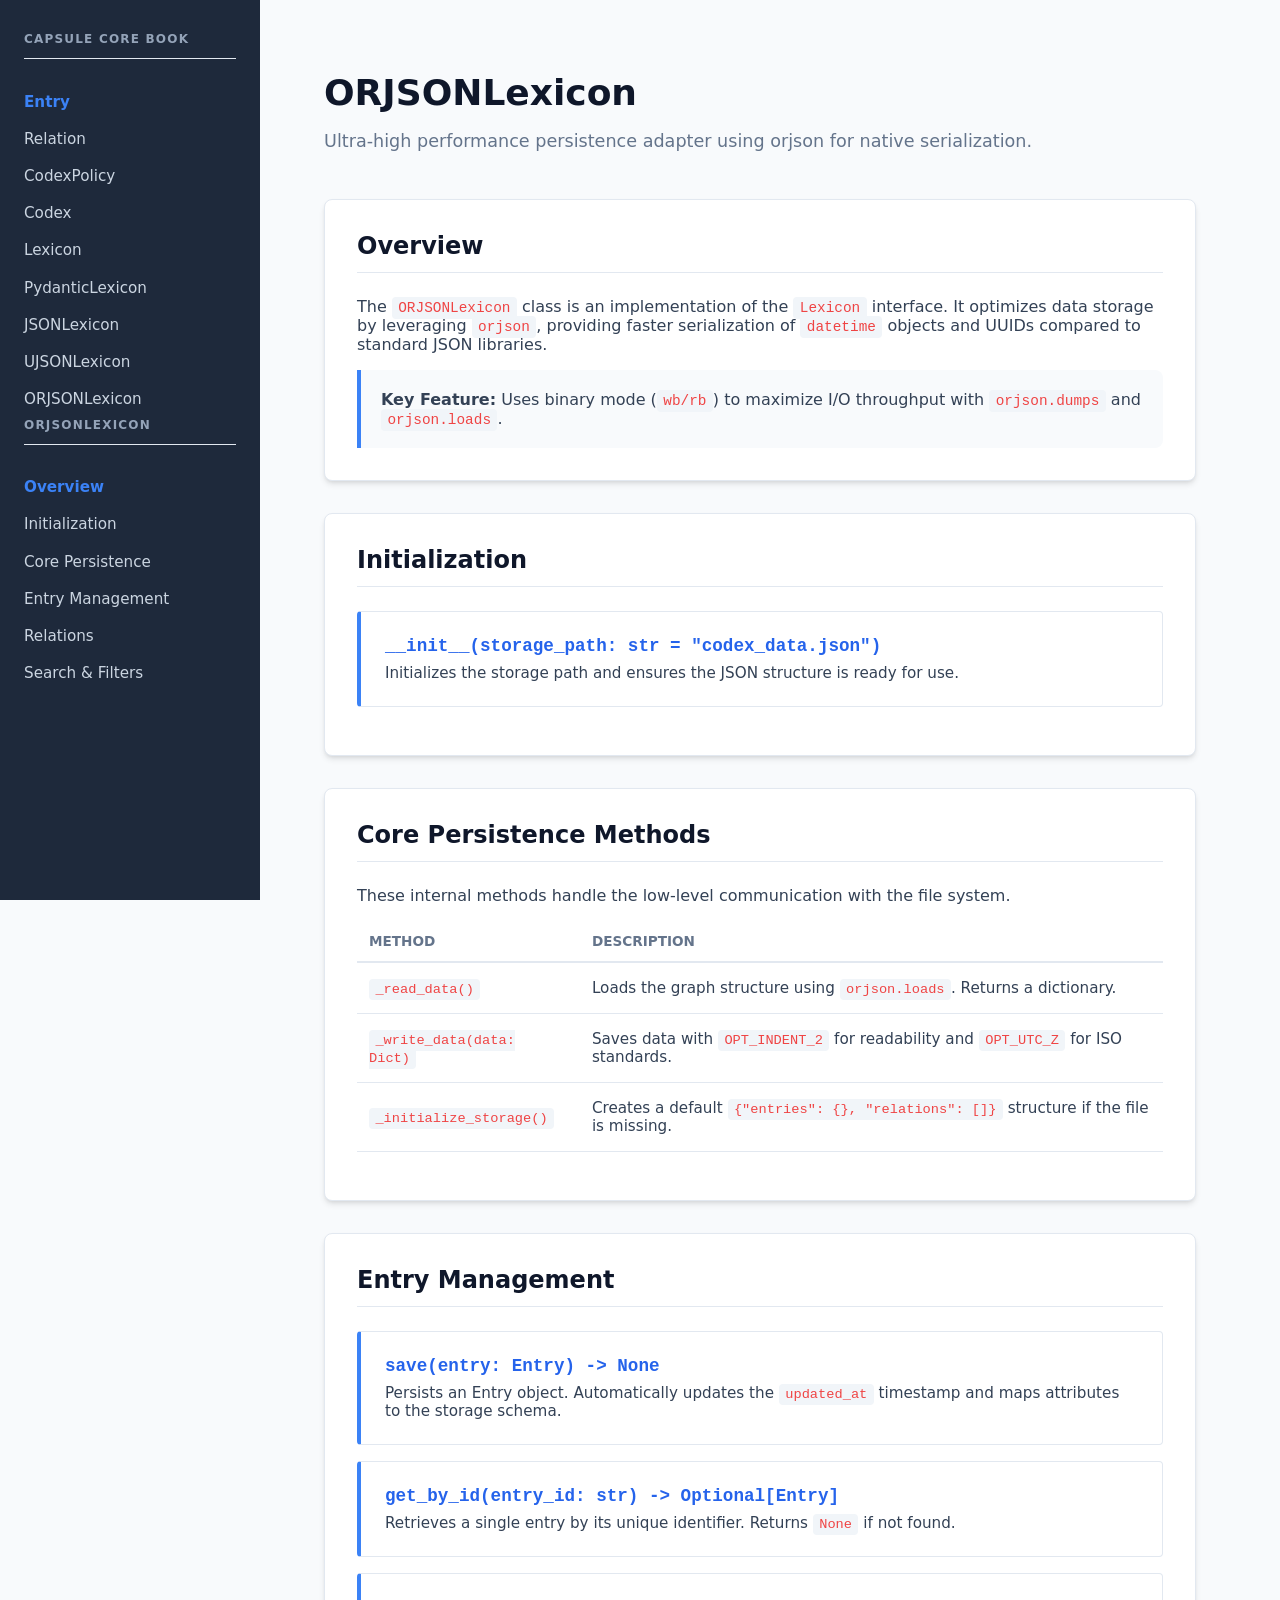
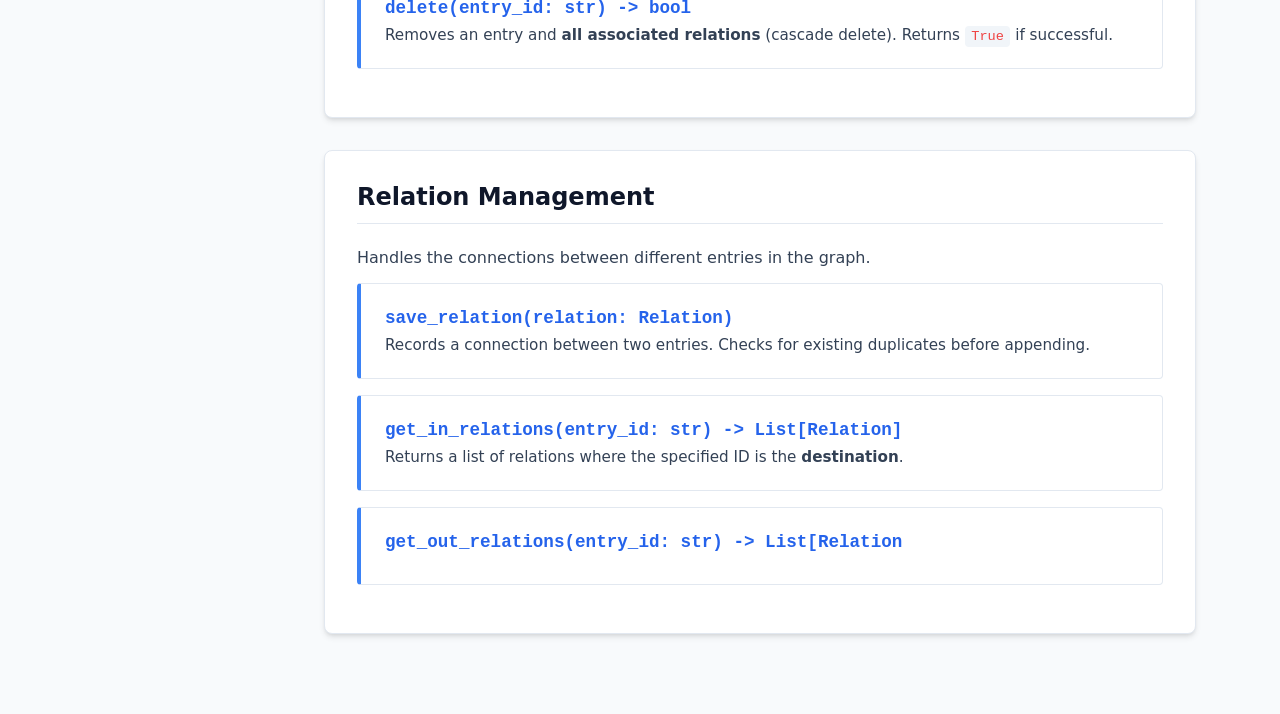
<file: docs/ORJSONLexicon.html>
<!DOCTYPE html>
<html lang="en">
<head>
    <meta charset="UTF-8">
    <meta name="viewport" content="width=device-width, initial-scale=1.0">
    <title>ORJSONLexicon Documentation</title>
    <link rel="stylesheet" href="style.css">
</head>
<body>

    <aside class="sidebar">
        <h2>Capsule Core book</h2>
        <nav>
            <a href="Entry.html" class="active">Entry</a>
            <a href="Relation.html">Relation</a>
            <a href="CodexPolicy.html">CodexPolicy</a>
            <a href="Codex.html">Codex</a>
            <a href="Lexicon.html">Lexicon</a>
            <a href="PydanticLexicon.html">PydanticLexicon</a>
            <a href="JSONLexicon.html">JSONLexicon</a>
            <a href="UJSONLexicon.html">UJSONLexicon</a>
            <a href="ORJSONLexicon.html">ORJSONLexicon</a>
        </nav>
        <h2>ORJSONLexicon</h2>
        <nav>
            <a href="#overview" class="active">Overview</a>
            <a href="#initialization">Initialization</a>
            <a href="#persistence">Core Persistence</a>
            <a href="#entry-methods">Entry Management</a>
            <a href="#relation-methods">Relations</a>
            <a href="#search-methods">Search & Filters</a>
        </nav>
    </aside>

    <main class="main-content">
        <header id="repository">
            <h1>ORJSONLexicon</h1>
            <p class="subtitle">Ultra-high performance persistence adapter using orjson for native serialization.</p>
        </header>

        <section id="overview">
            <h2>Overview</h2>
            <p>The <code>ORJSONLexicon</code> class is an implementation of the <code>Lexicon</code> interface. It optimizes data storage by leveraging <code>orjson</code>, providing faster serialization of <code>datetime</code> objects and UUIDs compared to standard JSON libraries.</p>
            <div class="method-box">
                <strong>Key Feature:</strong> Uses binary mode (<code>wb/rb</code>) to maximize I/O throughput with <code>orjson.dumps</code> and <code>orjson.loads</code>.
            </div>
        </section>

        <section id="initialization">
            <h2>Initialization</h2>
            <div class="method-card">
                <h3>__init__(storage_path: str = "codex_data.json")</h3>
                <p>Initializes the storage path and ensures the JSON structure is ready for use.</p>
            </div>
        </section>

        <section id="persistence">
            <h2>Core Persistence Methods</h2>
            <p>These internal methods handle the low-level communication with the file system.</p>
            
            <table>
                <thead>
                    <tr>
                        <th>Method</th>
                        <th>Description</th>
                    </tr>
                </thead>
                <tbody>
                    <tr>
                        <td><code>_read_data()</code></td>
                        <td>Loads the graph structure using <code>orjson.loads</code>. Returns a dictionary.</td>
                    </tr>
                    <tr>
                        <td><code>_write_data(data: Dict)</code></td>
                        <td>Saves data with <code>OPT_INDENT_2</code> for readability and <code>OPT_UTC_Z</code> for ISO standards.</td>
                    </tr>
                    <tr>
                        <td><code>_initialize_storage()</code></td>
                        <td>Creates a default <code>{"entries": {}, "relations": []}</code> structure if the file is missing.</td>
                    </tr>
                </tbody>
            </table>
        </section>

        <section id="entry-methods">
            <h2>Entry Management</h2>
            
            <div class="method-card">
                <h3>save(entry: Entry) -> None</h3>
                <p>Persists an Entry object. Automatically updates the <code>updated_at</code> timestamp and maps attributes to the storage schema.</p>
            </div>

            <div class="method-card">
                <h3>get_by_id(entry_id: str) -> Optional[Entry]</h3>
                <p>Retrieves a single entry by its unique identifier. Returns <code>None</code> if not found.</p>
            </div>

            <div class="method-card">
                <h3>delete(entry_id: str) -> bool</h3>
                <p>Removes an entry and <strong>all associated relations</strong> (cascade delete). Returns <code>True</code> if successful.</p>
            </div>
        </section>

        <section id="relation-methods">
            <h2>Relation Management</h2>
            <p>Handles the connections between different entries in the graph.</p>

            <div class="method-card">
                <h3>save_relation(relation: Relation)</h3>
                <p>Records a connection between two entries. Checks for existing duplicates before appending.</p>
            </div>

            <div class="method-card">
                <h3>get_in_relations(entry_id: str) -> List[Relation]</h3>
                <p>Returns a list of relations where the specified ID is the <strong>destination</strong>.</p>
            </div>

            <div class="method-card">
                <h3>get_out_relations(entry_id: str) -> List[Relation
</file>
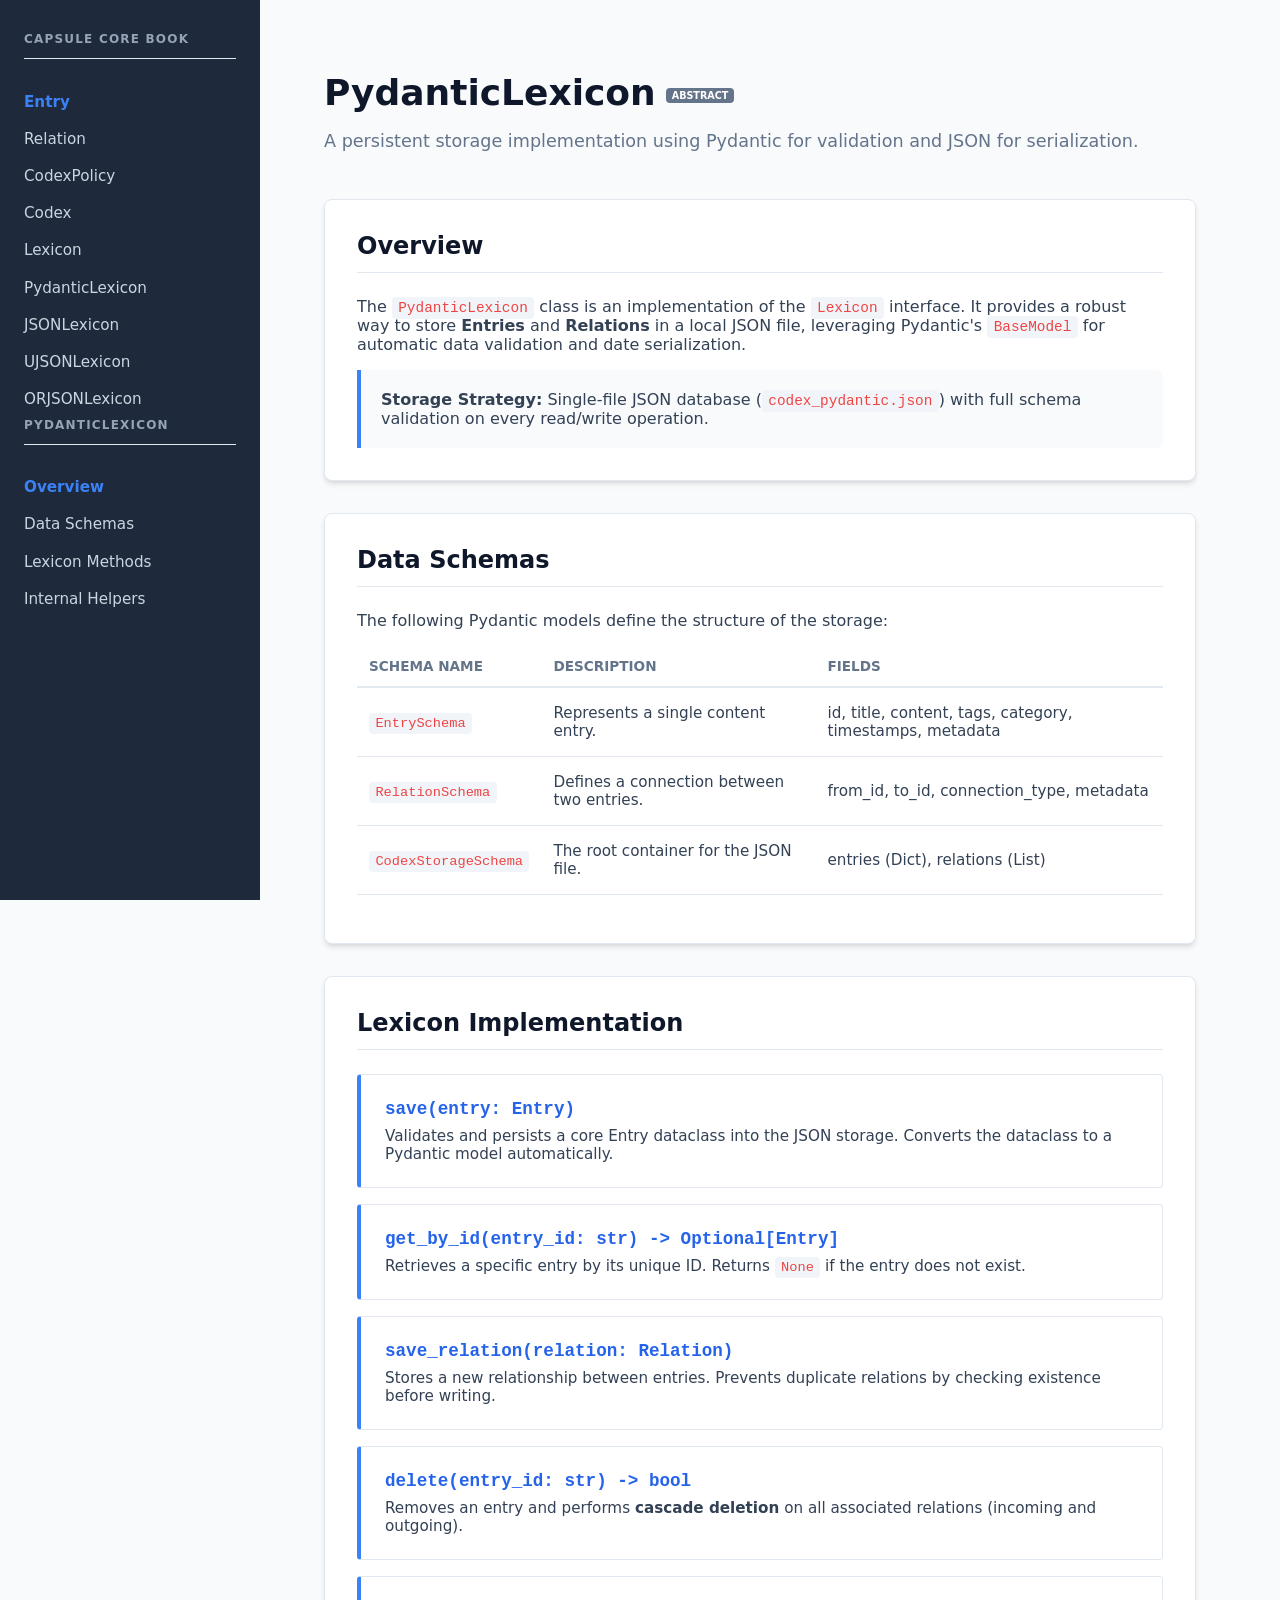
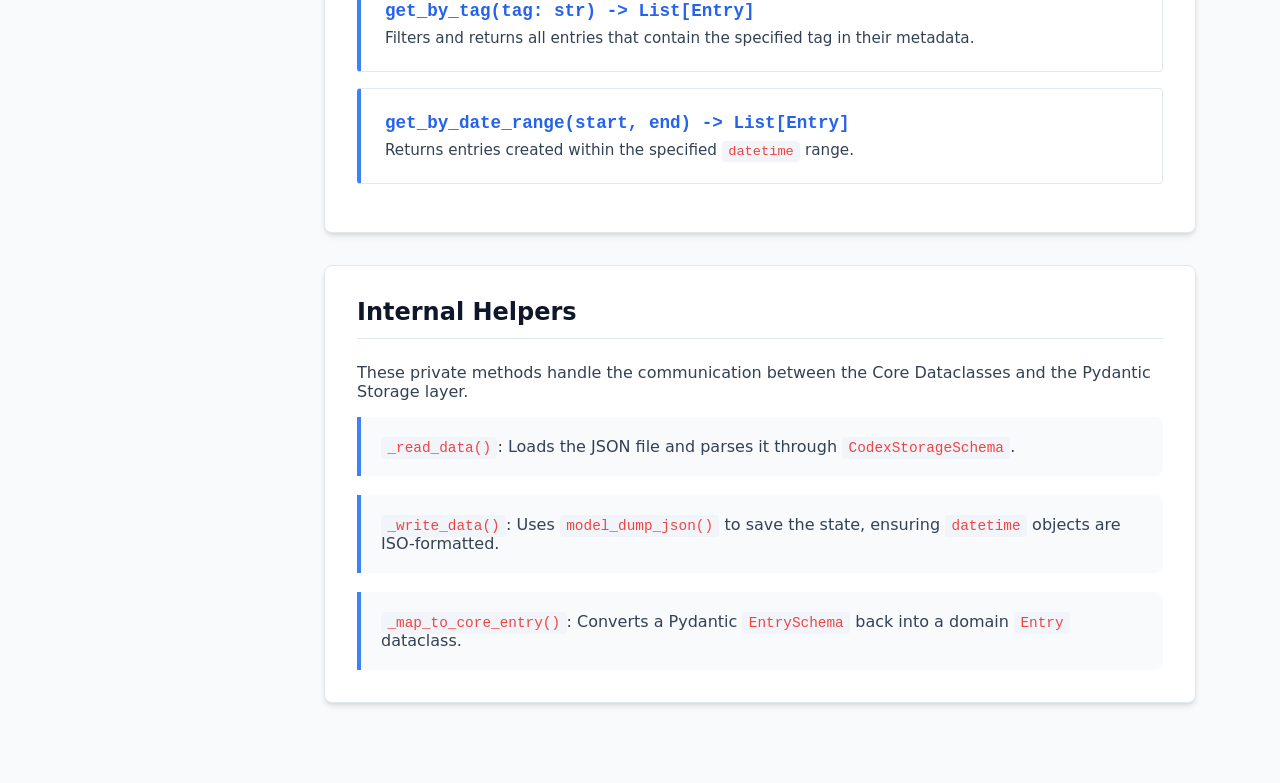
<file: docs/PydanticLexicon.html>
<!DOCTYPE html>
<html lang="en">
<head>
    <meta charset="UTF-8">
    <meta name="viewport" content="width=device-width, initial-scale=1.0">
    <title>PydanticLexicon Documentation</title>
    <link rel="stylesheet" href="style.css">
</head>
<body id="repository">
    <aside class="sidebar">
        <h2>Capsule Core book</h2>
        <nav>
            <a href="Entry.html" class="active">Entry</a>
            <a href="Relation.html">Relation</a>
            <a href="CodexPolicy.html">CodexPolicy</a>
            <a href="Codex.html">Codex</a>
            <a href="Lexicon.html">Lexicon</a>
            <a href="PydanticLexicon.html">PydanticLexicon</a>
            <a href="JSONLexicon.html">JSONLexicon</a>
            <a href="UJSONLexicon.html">UJSONLexicon</a>
            <a href="ORJSONLexicon.html">ORJSONLexicon</a>
        </nav>
        <h2>PydanticLexicon</h2>
        <nav>
            <a href="#overview" class="active">Overview</a>
            <a href="#schemas">Data Schemas</a>
            <a href="#methods">Lexicon Methods</a>
            <a href="#helpers">Internal Helpers</a>
        </nav>
    </aside>

    <main class="main-content">
        <header>
            <h1>PydanticLexicon</h1>
            <p class="subtitle">A persistent storage implementation using Pydantic for validation and JSON for serialization.</p>
        </header>

        <section id="overview">
            <h2>Overview</h2>
            <p>
                The <code>PydanticLexicon</code> class is an implementation of the <code>Lexicon</code> interface. 
                It provides a robust way to store <strong>Entries</strong> and <strong>Relations</strong> in a local JSON file, 
                leveraging Pydantic's <code>BaseModel</code> for automatic data validation and date serialization.
            </p>
            <div class="method-box">
                <strong>Storage Strategy:</strong> Single-file JSON database (<code>codex_pydantic.json</code>) 
                with full schema validation on every read/write operation.
            </div>
        </section>

        <section id="schemas">
            <h2>Data Schemas</h2>
            <p>The following Pydantic models define the structure of the storage:</p>
            <table>
                <thead>
                    <tr>
                        <th>Schema Name</th>
                        <th>Description</th>
                        <th>Fields</th>
                    </tr>
                </thead>
                <tbody>
                    <tr>
                        <td><code>EntrySchema</code></td>
                        <td>Represents a single content entry.</td>
                        <td>id, title, content, tags, category, timestamps, metadata</td>
                    </tr>
                    <tr>
                        <td><code>RelationSchema</code></td>
                        <td>Defines a connection between two entries.</td>
                        <td>from_id, to_id, connection_type, metadata</td>
                    </tr>
                    <tr>
                        <td><code>CodexStorageSchema</code></td>
                        <td>The root container for the JSON file.</td>
                        <td>entries (Dict), relations (List)</td>
                    </tr>
                </tbody>
            </table>
        </section>

        <section id="methods">
            <h2>Lexicon Implementation</h2>
            
            <div class="method-card">
                <h3>save(entry: Entry)</h3>
                <p>Validates and persists a core Entry dataclass into the JSON storage. Converts the dataclass to a Pydantic model automatically.</p>
            </div>

            <div class="method-card">
                <h3>get_by_id(entry_id: str) -> Optional[Entry]</h3>
                <p>Retrieves a specific entry by its unique ID. Returns <code>None</code> if the entry does not exist.</p>
            </div>

            <div class="method-card">
                <h3>save_relation(relation: Relation)</h3>
                <p>Stores a new relationship between entries. Prevents duplicate relations by checking existence before writing.</p>
            </div>

            <div class="method-card">
                <h3>delete(entry_id: str) -> bool</h3>
                <p>Removes an entry and performs <strong>cascade deletion</strong> on all associated relations (incoming and outgoing).</p>
            </div>

            <div class="method-card">
                <h3>get_by_tag(tag: str) -> List[Entry]</h3>
                <p>Filters and returns all entries that contain the specified tag in their metadata.</p>
            </div>

            <div class="method-card">
                <h3>get_by_date_range(start, end) -> List[Entry]</h3>
                <p>Returns entries created within the specified <code>datetime</code> range.</p>
            </div>
        </section>

        <section id="helpers">
            <h2>Internal Helpers</h2>
            <p>These private methods handle the communication between the Core Dataclasses and the Pydantic Storage layer.</p>
            
            <div class="method-box">
                <code>_read_data()</code>: Loads the JSON file and parses it through <code>CodexStorageSchema</code>.
            </div>
            <br>
            <div class="method-box">
                <code>_write_data()</code>: Uses <code>model_dump_json()</code> to save the state, ensuring <code>datetime</code> objects are ISO-formatted.
            </div>
            <br>
            <div class="method-box">
                <code>_map_to_core_entry()</code>: Converts a Pydantic <code>EntrySchema</code> back into a domain <code>Entry</code> dataclass.
            </div>
        </section>
    </main>
</body>
</html>
</file>
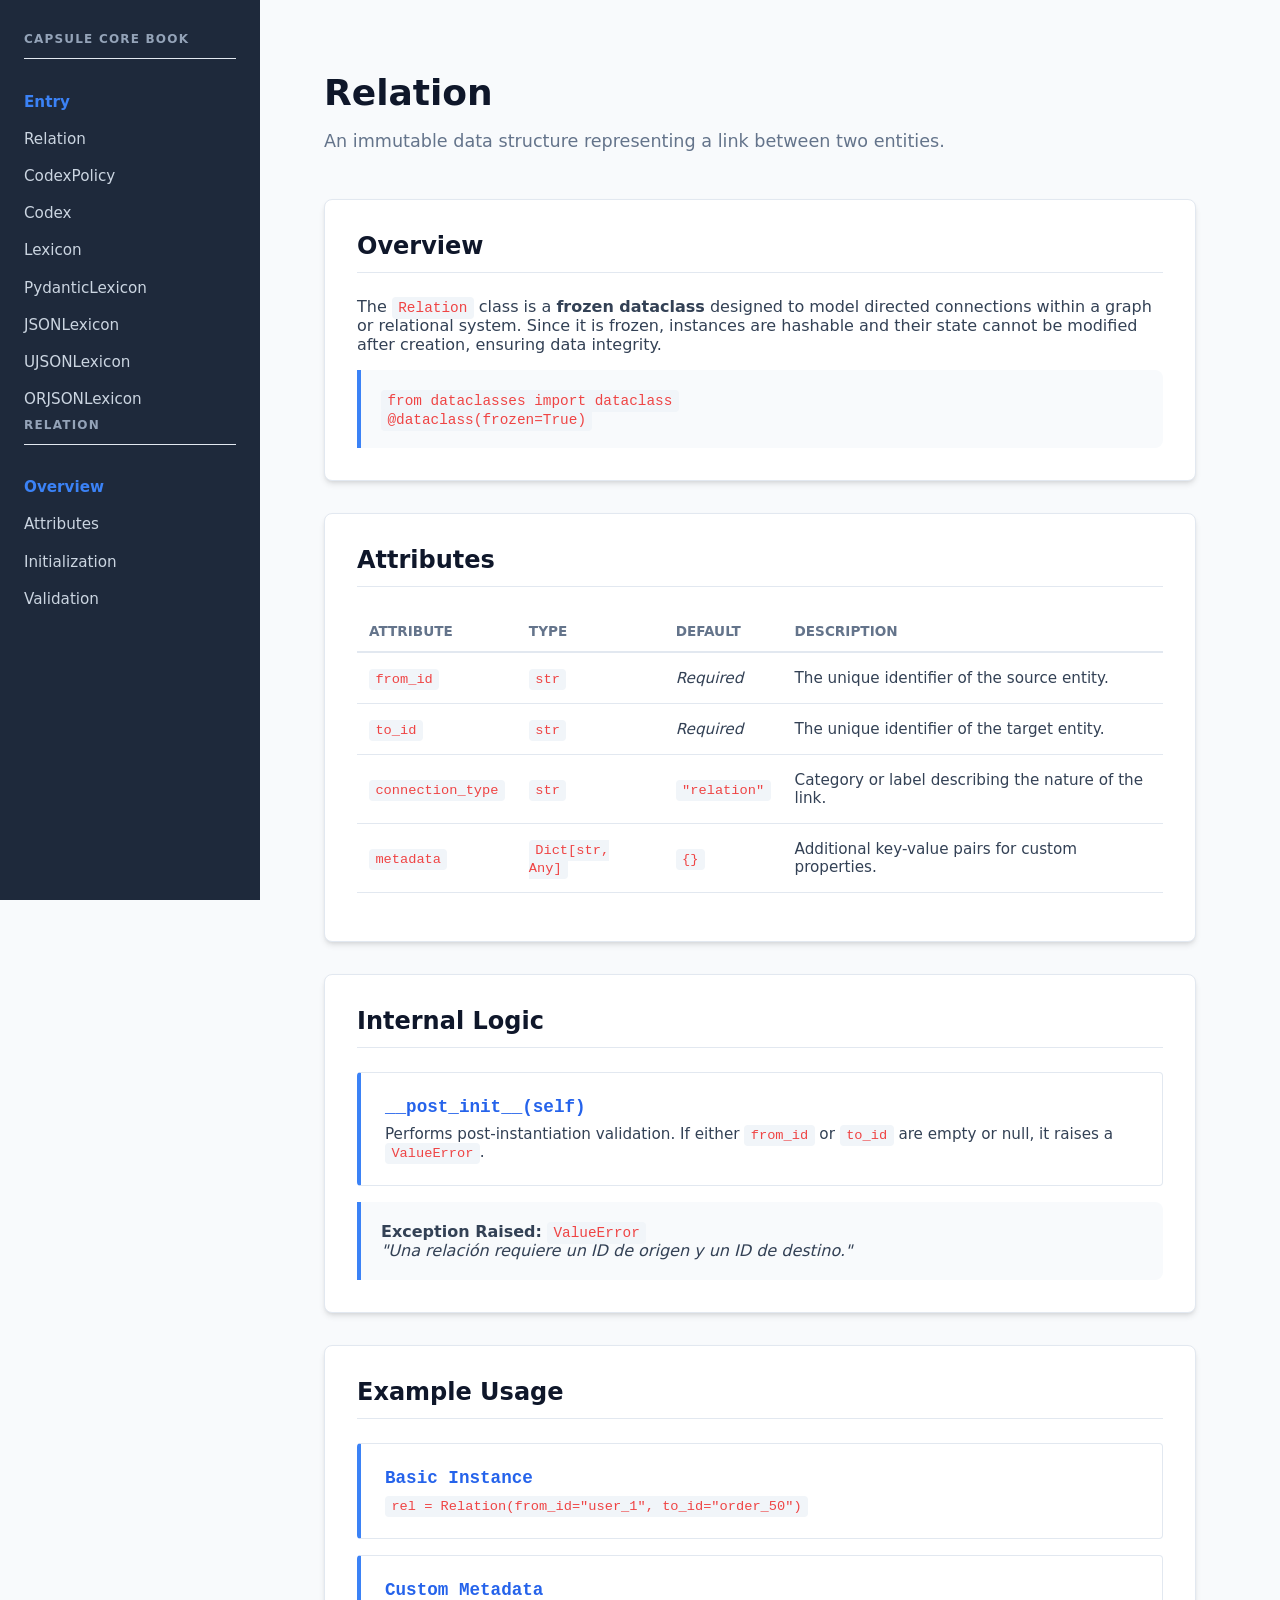
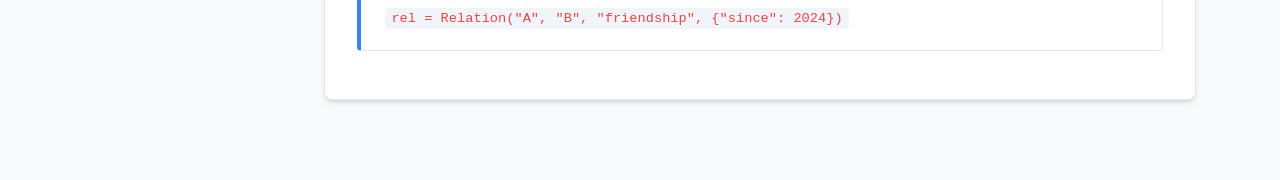
<file: docs/Relation.html>
<!DOCTYPE html>
<html lang="en">
<head>
    <meta charset="UTF-8">
    <meta name="viewport" content="width=device-width, initial-scale=1.0">
    <title>Relation Class Documentation</title>
    <link rel="stylesheet" href="style.css">
</head>
<body>

    <aside class="sidebar">
        <h2>Capsule Core book</h2>
        <nav>
            <a href="Entry.html" class="active">Entry</a>
            <a href="Relation.html">Relation</a>
            <a href="CodexPolicy.html">CodexPolicy</a>
            <a href="Codex.html">Codex</a>
            <a href="Lexicon.html">Lexicon</a>
            <a href="PydanticLexicon.html">PydanticLexicon</a>
            <a href="JSONLexicon.html">JSONLexicon</a>
            <a href="UJSONLexicon.html">UJSONLexicon</a>
            <a href="ORJSONLexicon.html">ORJSONLexicon</a>
        </nav>
        <h2>Relation</h2>
        <nav>
            <a href="#overview" class="active">Overview</a>
            <a href="#attributes">Attributes</a>
            <a href="#initialization">Initialization</a>
            <a href="#validation">Validation</a>
        </nav>
    </aside>

    <main class="main-content">
        <header id="repository">
            <h1>Relation</h1>
            <p class="subtitle">An immutable data structure representing a link between two entities.</p>
        </header>

        <section id="overview">
            <h2>Overview</h2>
            <p>
                The <code>Relation</code> class is a <strong>frozen dataclass</strong> designed to model directed connections 
                within a graph or relational system. Since it is frozen, instances are hashable and their state cannot 
                be modified after creation, ensuring data integrity.
            </p>
            <div class="method-box">
                <code>from dataclasses import dataclass</code><br>
                <code>@dataclass(frozen=True)</code>
            </div>
        </section>

        <section id="attributes">
            <h2>Attributes</h2>
            <table>
                <thead>
                    <tr>
                        <th>Attribute</th>
                        <th>Type</th>
                        <th>Default</th>
                        <th>Description</th>
                    </tr>
                </thead>
                <tbody>
                    <tr>
                        <td><code>from_id</code></td>
                        <td><code>str</code></td>
                        <td><em>Required</em></td>
                        <td>The unique identifier of the source entity.</td>
                    </tr>
                    <tr>
                        <td><code>to_id</code></td>
                        <td><code>str</code></td>
                        <td><em>Required</em></td>
                        <td>The unique identifier of the target entity.</td>
                    </tr>
                    <tr>
                        <td><code>connection_type</code></td>
                        <td><code>str</code></td>
                        <td><code>"relation"</code></td>
                        <td>Category or label describing the nature of the link.</td>
                    </tr>
                    <tr>
                        <td><code>metadata</code></td>
                        <td><code>Dict[str, Any]</code></td>
                        <td><code>{}</code></td>
                        <td>Additional key-value pairs for custom properties.</td>
                    </tr>
                </tbody>
            </table>
        </section>

        <section id="validation">
            <h2>Internal Logic</h2>
            
            <div class="method-card">
                <h3>__post_init__(self)</h3>
                <p>
                    Performs post-instantiation validation. If either <code>from_id</code> or <code>to_id</code> 
                    are empty or null, it raises a <code>ValueError</code>.
                </p>
            </div>

            <div class="method-box" style="margin-top: 1rem;">
                <strong>Exception Raised:</strong> <code>ValueError</code><br>
                <em>"Una relación requiere un ID de origen y un ID de destino."</em>
            </div>
        </section>

        <section id="initialization">
            <h2>Example Usage</h2>
            <div class="method-card">
                <h3>Basic Instance</h3>
                <p><code>rel = Relation(from_id="user_1", to_id="order_50")</code></p>
            </div>
            <div class="method-card">
                <h3>Custom Metadata</h3>
                <p><code>rel = Relation("A", "B", "friendship", {"since": 2024})</code></p>
            </div>
        </section>
    </main>

</body>
</html>
</file>
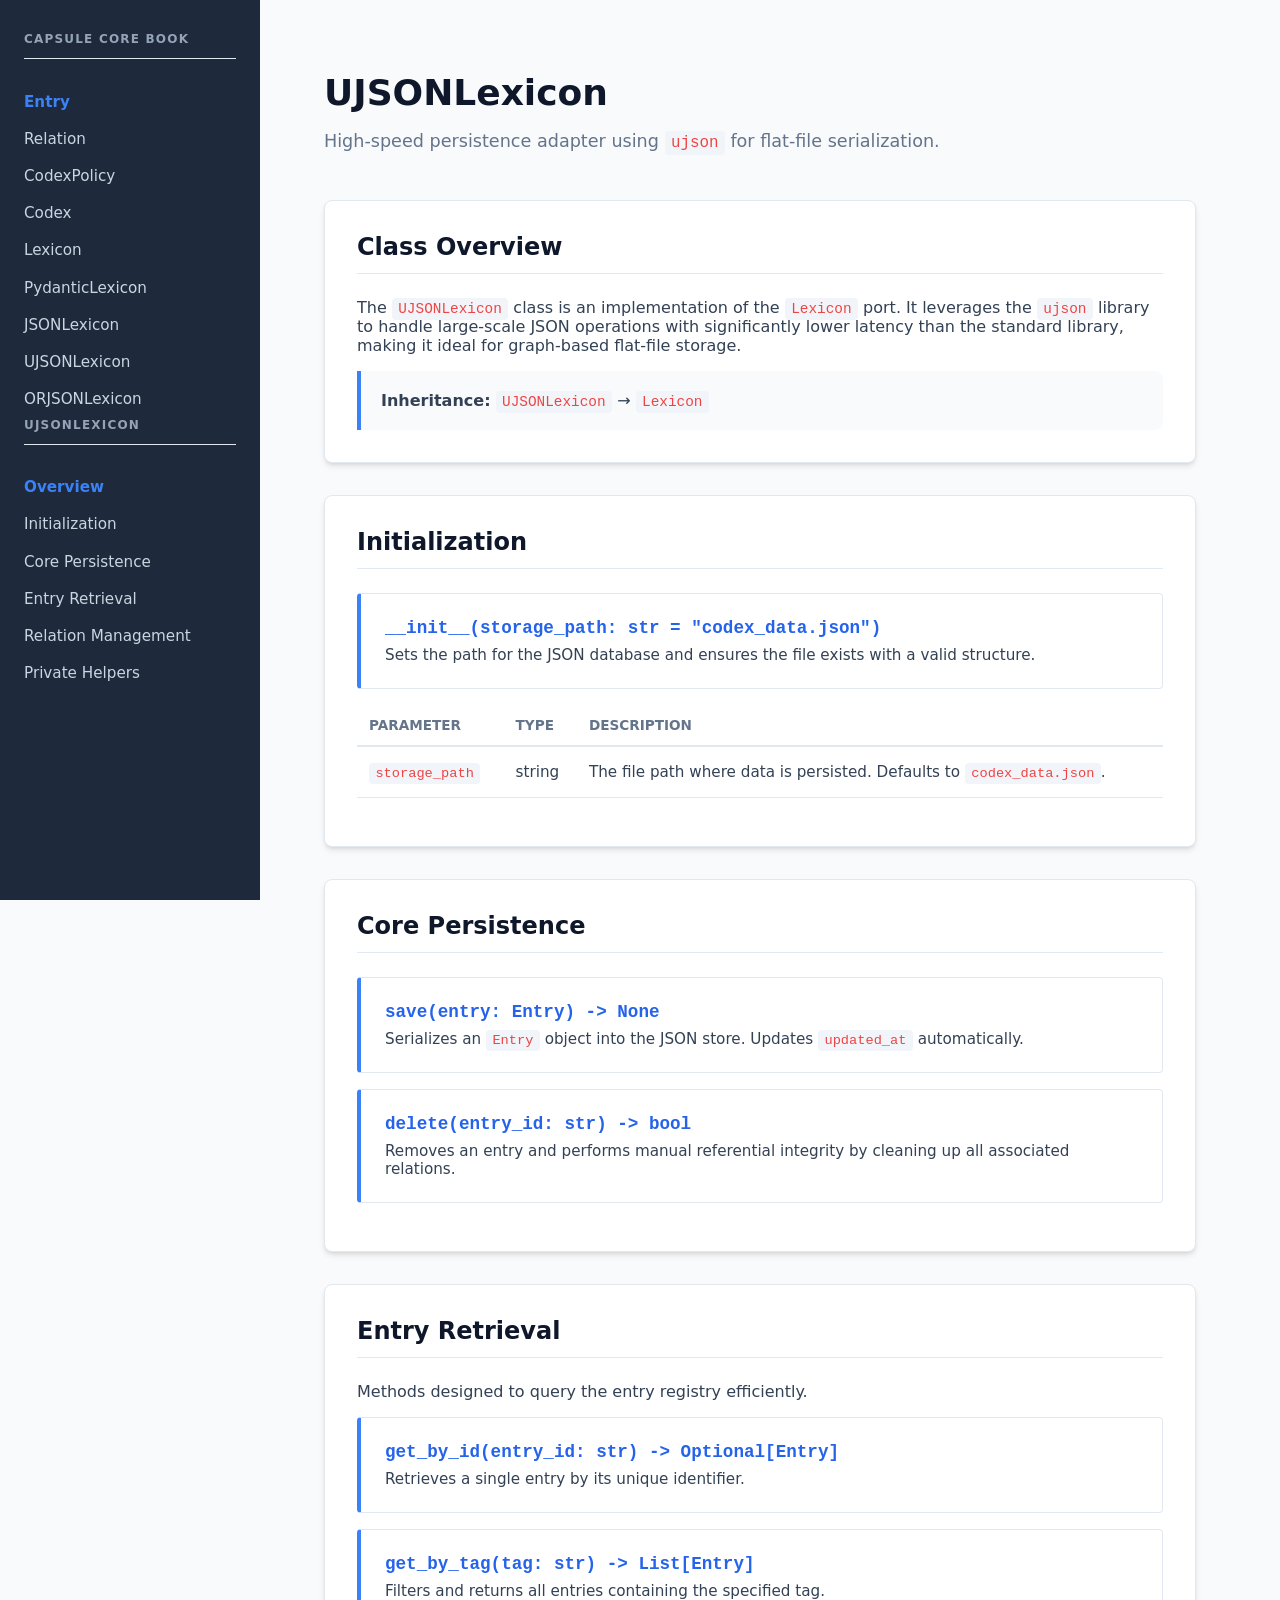
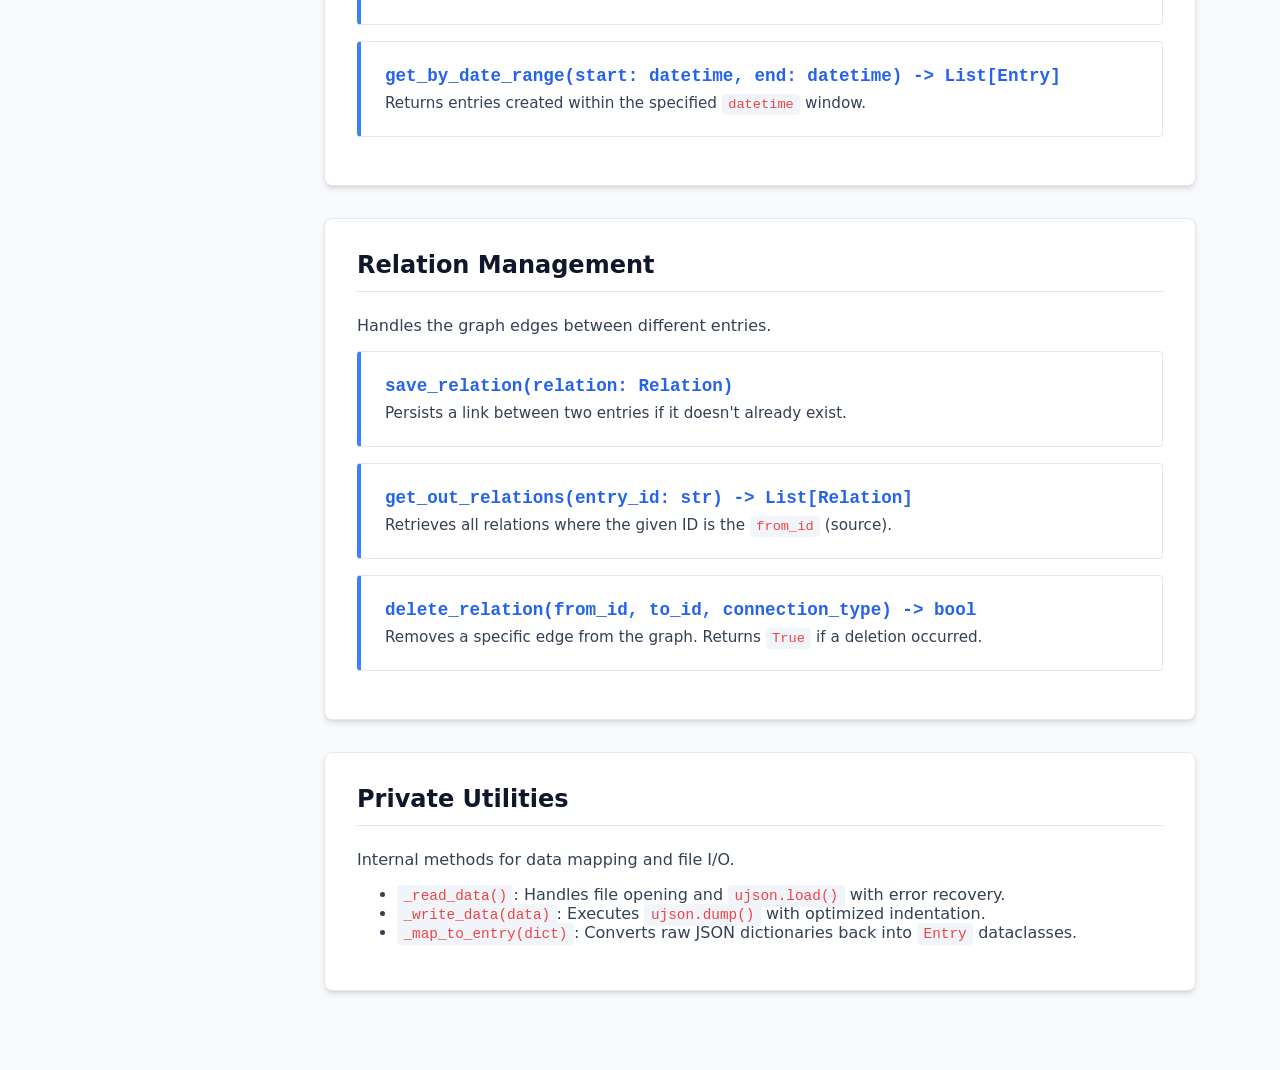
<file: docs/UJSONLexicon.html>
<!DOCTYPE html>
<html lang="en">
<head>
    <meta charset="UTF-8">
    <meta name="viewport" content="width=device-width, initial-scale=1.0">
    <title>UJSONLexicon Documentation</title>
    <link rel="stylesheet" href="style.css">
</head>
<body>

    <aside class="sidebar">
        <h2>Capsule Core book</h2>
        <nav>
            <a href="Entry.html" class="active">Entry</a>
            <a href="Relation.html">Relation</a>
            <a href="CodexPolicy.html">CodexPolicy</a>
            <a href="Codex.html">Codex</a>
            <a href="Lexicon.html">Lexicon</a>
            <a href="PydanticLexicon.html">PydanticLexicon</a>
            <a href="JSONLexicon.html">JSONLexicon</a>
            <a href="UJSONLexicon.html">UJSONLexicon</a>
            <a href="ORJSONLexicon.html">ORJSONLexicon</a>
        </nav>
        <h2>UJSONLexicon</h2>
        <nav>
            <a href="#overview" class="active">Overview</a>
            <a href="#initialization">Initialization</a>
            <a href="#persistence">Core Persistence</a>
            <a href="#retrieval">Entry Retrieval</a>
            <a href="#relations">Relation Management</a>
            <a href="#helpers">Private Helpers</a>
        </nav>
    </aside>

    <main class="main-content">
        <header>
            <h1>UJSONLexicon</h1>
            <p class="subtitle">High-speed persistence adapter using <code>ujson</code> for flat-file serialization.</p>
        </header>

        <section id="overview">
            <h2>Class Overview</h2>
            <p>
                The <code>UJSONLexicon</code> class is an implementation of the <code>Lexicon</code> port. 
                It leverages the <code>ujson</code> library to handle large-scale JSON operations with significantly 
                lower latency than the standard library, making it ideal for graph-based flat-file storage.
            </p>
            <div class="method-box">
                <strong>Inheritance:</strong> <code>UJSONLexicon</code> &rarr; <code>Lexicon</code>
            </div>
        </section>

        <section id="initialization">
            <h2>Initialization</h2>
            <div class="method-card">
                <h3>__init__(storage_path: str = "codex_data.json")</h3>
                <p>Sets the path for the JSON database and ensures the file exists with a valid structure.</p>
            </div>
            <table>
                <thead>
                    <tr>
                        <th>Parameter</th>
                        <th>Type</th>
                        <th>Description</th>
                    </tr>
                </thead>
                <tbody>
                    <tr>
                        <td><code>storage_path</code></td>
                        <td>string</td>
                        <td>The file path where data is persisted. Defaults to <code>codex_data.json</code>.</td>
                    </tr>
                </tbody>
            </table>
        </section>

        <section id="persistence">
            <h2>Core Persistence</h2>
            
            <div class="method-card">
                <h3>save(entry: Entry) -> None</h3>
                <p>Serializes an <code>Entry</code> object into the JSON store. Updates <code>updated_at</code> automatically.</p>
            </div>

            <div class="method-card">
                <h3>delete(entry_id: str) -> bool</h3>
                <p>Removes an entry and performs manual referential integrity by cleaning up all associated relations.</p>
            </div>
        </section>

        <section id="retrieval">
            <h2>Entry Retrieval</h2>
            <p>Methods designed to query the entry registry efficiently.</p>

            <div class="method-card">
                <h3>get_by_id(entry_id: str) -> Optional[Entry]</h3>
                <p>Retrieves a single entry by its unique identifier.</p>
            </div>

            <div class="method-card">
                <h3>get_by_tag(tag: str) -> List[Entry]</h3>
                <p>Filters and returns all entries containing the specified tag.</p>
            </div>

            <div class="method-card">
                <h3>get_by_date_range(start: datetime, end: datetime) -> List[Entry]</h3>
                <p>Returns entries created within the specified <code>datetime</code> window.</p>
            </div>
        </section>

        <section id="relations">
            <h2>Relation Management</h2>
            <p>Handles the graph edges between different entries.</p>

            <div class="method-card">
                <h3>save_relation(relation: Relation)</h3>
                <p>Persists a link between two entries if it doesn't already exist.</p>
            </div>

            <div class="method-card">
                <h3>get_out_relations(entry_id: str) -> List[Relation]</h3>
                <p>Retrieves all relations where the given ID is the <code>from_id</code> (source).</p>
            </div>

            <div class="method-card">
                <h3>delete_relation(from_id, to_id, connection_type) -> bool</h3>
                <p>Removes a specific edge from the graph. Returns <code>True</code> if a deletion occurred.</p>
            </div>
        </section>

        <section id="helpers">
            <h2>Private Utilities</h2>
            <p>Internal methods for data mapping and file I/O.</p>
            <ul>
                <li><code>_read_data()</code>: Handles file opening and <code>ujson.load()</code> with error recovery.</li>
                <li><code>_write_data(data)</code>: Executes <code>ujson.dump()</code> with optimized indentation.</li>
                <li><code>_map_to_entry(dict)</code>: Converts raw JSON dictionaries back into <code>Entry</code> dataclasses.</li>
            </ul>
        </section>
    </main>

</body>
</html>
</file>
<file: docs/style.css>
/* Variables de diseño */
:root {
    --primary: #3b82f6;
    --primary-dark: #2563eb;
    --bg-main: #f8fafc;
    --bg-card: #ffffff;
    --sidebar-bg: #1e293b;
    --text-main: #334155;
    --text-bold: #0f172a;
    --code-color: #ef4444;
    --code-bg: #f1f5f9;
    --border: #e2e8f0;
    --radius: 8px;
    --shadow: 0 4px 6px -1px rgb(0 0 0 / 0.1), 0 2px 4px -2px rgb(0 0 0 / 0.1);
}

* { box-sizing: border-box; }

body {
    font-family: 'Inter', system-ui, -apple-system, sans-serif;
    background-color: var(--bg-main);
    color: var(--text-main);
    margin: 0;
    display: flex;
    min-height: 100vh;
}

/* Sidebar */
.sidebar {
    width: 260px;
    background-color: var(--sidebar-bg);
    color: white;
    padding: 2rem 1.5rem;
    position: fixed;
    height: 100vh;
    
    /* Nuevas propiedades para scroll */
    overflow-y: auto; /* Habilita el scroll vertical si el contenido excede la altura */
    scrollbar-width: thin; /* Para Firefox: hace la barra más discreta */
    scrollbar-color: #475569 transparent; /* Para Firefox: color de la barra */
}

/* Opcional: Personalización de la barra de scroll para navegadores Webkit (Chrome, Safari, Edge) */
.sidebar::-webkit-scrollbar {
    width: 6px;
}

.sidebar::-webkit-scrollbar-thumb {
    background-color: #475569; /* Color del "agarre" de la barra */
    border-radius: 10px;
}

.sidebar::-webkit-scrollbar-track {
    background: transparent; /* Fondo de la barra */
}

.sidebar h2 {
    font-size: 0.75rem;
    text-transform: uppercase;
    letter-spacing: 0.1em;
    color: #94a3b8;
    margin-bottom: 1.5rem;
}

.sidebar nav a {
    display: block;
    color: #cbd5e1;
    text-decoration: none;
    padding: 0.6rem 0;
    font-size: 0.95rem;
    transition: color 0.2s;
}

.sidebar nav a:hover { color: white; }
.sidebar nav a.active { color: var(--primary); font-weight: 600; }

/* Contenido Principal */
.main-content {
    margin-left: 260px;
    flex: 1;
    padding: 3rem 4rem;
    max-width: 1000px;
}

header {
    margin-bottom: 3rem;
}

h1 {
    font-size: 2.25rem;
    color: var(--text-bold);
    margin-bottom: 0.5rem;
}

.subtitle {
    font-size: 1.1rem;
    color: #64748b;
}

/* Tarjetas y Secciones */
section {
    background: var(--bg-card);
    padding: 2rem;
    border-radius: var(--radius);
    box-shadow: var(--shadow);
    margin-bottom: 2rem;
    border: 1px solid var(--border);
}

h2 {
    font-size: 1.5rem;
    color: var(--text-bold);
    margin-top: 0;
    border-bottom: 1px solid var(--border);
    padding-bottom: 0.75rem;
    margin-bottom: 1.5rem;
}

/* Tablas */
table {
    width: 100%;
    border-collapse: collapse;
    margin: 1rem 0;
}

th {
    text-align: left;
    font-size: 0.85rem;
    text-transform: uppercase;
    color: #64748b;
    padding: 0.75rem;
    border-bottom: 2px solid var(--border);
}

td {
    padding: 1rem 0.75rem;
    border-bottom: 1px solid var(--border);
    font-size: 0.95rem;
}

/* Componentes de código */
code {
    font-family: 'Fira Code', 'Menlo', monospace;
    background-color: var(--code-bg);
    color: var(--code-color);
    padding: 0.2rem 0.4rem;
    border-radius: 4px;
    font-size: 0.9em;
}

.method-box {
    background: #f8fafc;
    border-left: 4px solid var(--primary);
    padding: 1.25rem;
    border-radius: 0 var(--radius) var(--radius) 0;
}

/* Responsive */
@media (max-width: 768px) {
    .sidebar { display: none; }
    .main-content { margin-left: 0; padding: 2rem; }
}
/* Añade esto a tu style.css anterior */

.method-card {
    background: #ffffff;
    border: 1px solid var(--border);
    border-left: 4px solid var(--primary);
    padding: 1.5rem;
    margin-bottom: 1rem;
    border-radius: 4px;
    transition: transform 0.2s ease;
}

.method-card:hover {
    transform: translateX(5px);
    box-shadow: 0 2px 8px rgba(0,0,0,0.05);
}

.method-card h3 {
    margin: 0 0 0.5rem 0;
    font-family: 'Fira Code', monospace;
    font-size: 1.1rem;
    color: var(--primary-dark);
}

.method-card p {
    margin: 0;
    color: var(--text-main);
    font-size: 0.95rem;
}

/* Estilo para indicar que es una Interfaz/Abstracta */
#repository header h1::after {
    content: "ABSTRACT";
    font-size: 0.6rem;
    background: #64748b;
    color: white;
    padding: 2px 6px;
    border-radius: 4px;
    vertical-align: middle;
    margin-left: 10px;
}
</file>
